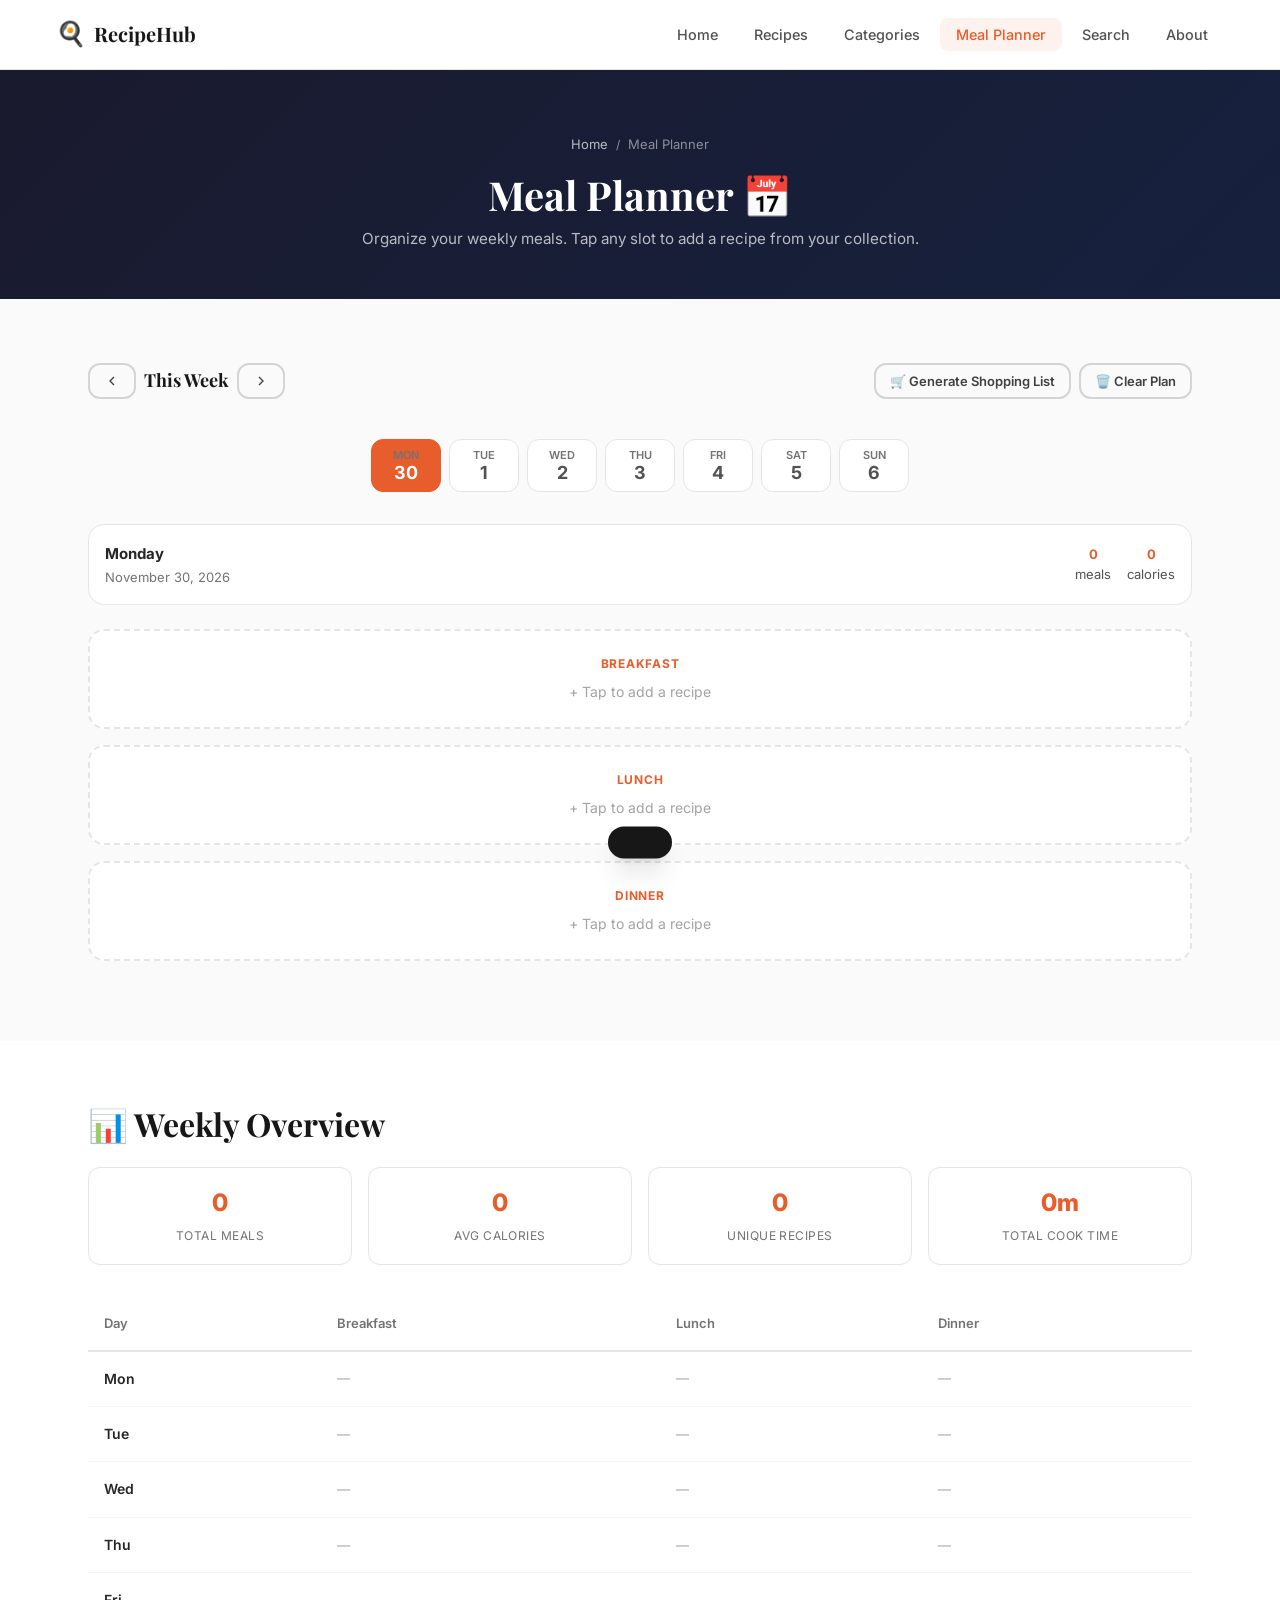
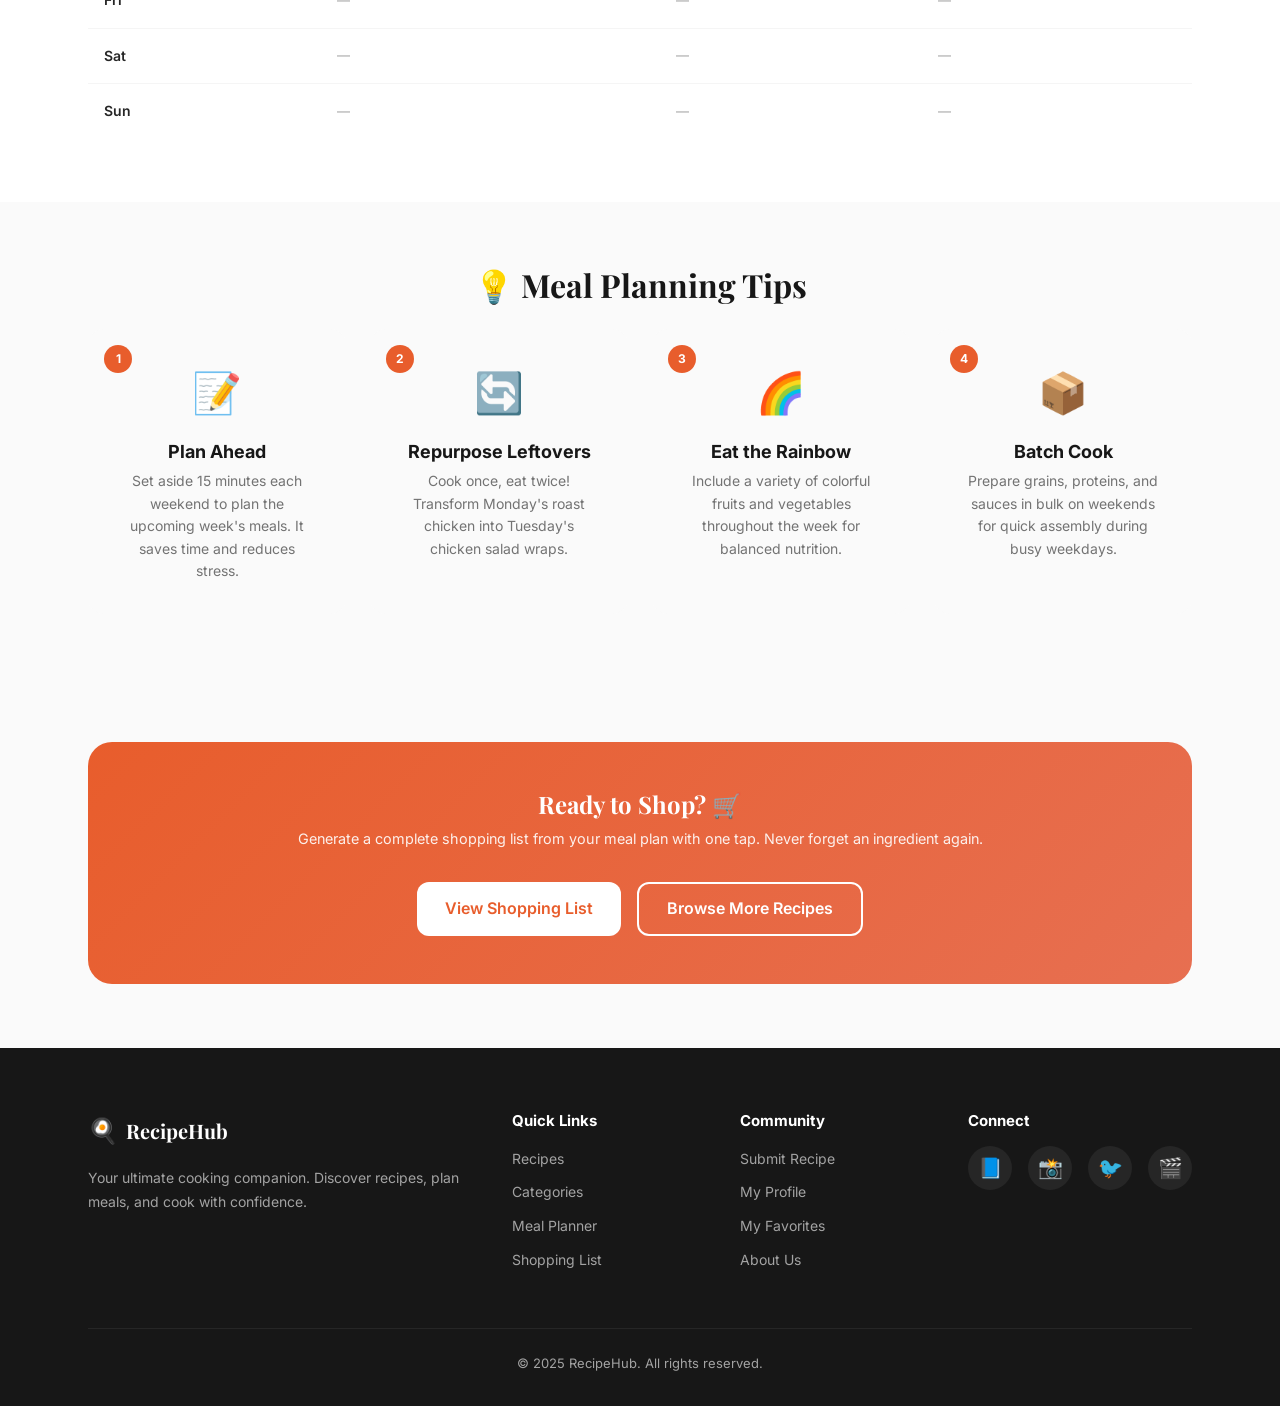
<file: pages/meal-planner.html>
<!DOCTYPE html>
<html lang="en">
<head>
    <meta charset="UTF-8">
    <meta name="viewport" content="width=device-width, initial-scale=1.0">
    <meta name="description" content="Plan your weekly meals with RecipeHub's meal planner. Organize breakfast, lunch, and dinner for every day of the week.">
    <title>Meal Planner — RecipeHub</title>
    <link rel="stylesheet" href="../css/styles.css">
    <link rel="preconnect" href="https://fonts.googleapis.com">
    <link href="https://fonts.googleapis.com/css2?family=Inter:wght@300;400;500;600;700;800&family=Playfair+Display:wght@600;700&display=swap" rel="stylesheet">
    <link rel="icon" type="image/svg+xml" href="data:image/svg+xml,<svg xmlns='http://www.w3.org/2000/svg' viewBox='0 0 100 100'><text y='.9em' font-size='90'>🍳</text></svg>">
</head>
<body>

    <a href="#main-content" class="skip-link">Skip to main content</a>

    <!-- Header -->
    <header class="header" role="banner">
        <div class="header-container">
            <a href="../index.html" class="logo" aria-label="RecipeHub Home">
                <span class="logo-icon">🍳</span>
                <span class="logo-text">RecipeHub</span>
            </a>
            <nav class="desktop-nav" aria-label="Main navigation">
                <ul class="desktop-nav-list">
                    <li><a href="../index.html">Home</a></li>
                    <li><a href="recipes.html">Recipes</a></li>
                    <li><a href="categories.html">Categories</a></li>
                    <li><a href="meal-planner.html" class="active">Meal Planner</a></li>
                    <li><a href="search.html">Search</a></li>
                    <li><a href="about.html">About</a></li>
                </ul>
            </nav>
            <button class="hamburger" id="hamburger" aria-label="Open menu" aria-expanded="false" aria-controls="mobile-menu">
                <span class="hamburger-line"></span>
                <span class="hamburger-line"></span>
                <span class="hamburger-line"></span>
            </button>
        </div>
    </header>

    <!-- Mobile Menu -->
    <div class="mobile-menu-overlay" id="mobile-overlay" aria-hidden="true"></div>
    <nav class="mobile-menu" id="mobile-menu" role="navigation" aria-label="Mobile navigation" aria-hidden="true">
        <div class="mobile-menu-header">
            <span class="logo-icon">🍳</span>
            <span class="logo-text">RecipeHub</span>
            <button class="mobile-menu-close" id="mobile-close" aria-label="Close menu">&times;</button>
        </div>
        <ul class="mobile-menu-list">
            <li><a href="../index.html"><span class="menu-icon">🏠</span> Home</a></li>
            <li><a href="recipes.html"><span class="menu-icon">📖</span> Recipes</a></li>
            <li><a href="categories.html"><span class="menu-icon">📂</span> Categories</a></li>
            <li><a href="favorites.html"><span class="menu-icon">❤️</span> Favorites</a></li>
            <li><a href="meal-planner.html" class="active"><span class="menu-icon">📅</span> Meal Planner</a></li>
            <li><a href="shopping-list.html"><span class="menu-icon">🛒</span> Shopping List</a></li>
            <li><a href="search.html"><span class="menu-icon">🔍</span> Search</a></li>
            <li><a href="submit-recipe.html"><span class="menu-icon">✍️</span> Submit Recipe</a></li>
            <li><a href="profile.html"><span class="menu-icon">👤</span> Profile</a></li>
            <li><a href="about.html"><span class="menu-icon">ℹ️</span> About</a></li>
        </ul>
    </nav>

    <!-- Main Content -->
    <main id="main-content">

        <!-- Page Header -->
        <section class="page-header" aria-labelledby="page-title">
            <div class="container">
                <nav class="breadcrumb" aria-label="Breadcrumb">
                    <a href="../index.html">Home</a>
                    <span class="breadcrumb-separator">/</span>
                    <span aria-current="page">Meal Planner</span>
                </nav>
                <h1 id="page-title" class="page-header-title">Meal Planner 📅</h1>
                <p class="page-header-subtitle">Organize your weekly meals. Tap any slot to add a recipe from your collection.</p>
            </div>
        </section>

        <!-- Planner Controls -->
        <section class="section pt-0" aria-labelledby="planner-controls-heading">
            <div class="container">

                <h2 id="planner-controls-heading" class="sr-only">Planner Controls</h2>

                <!-- Week Navigation -->
                <div class="flex justify-between items-center mb-lg flex-wrap gap-md">
                    <div class="flex items-center gap-sm">
                        <button class="btn btn-outline-dark btn-sm" id="prev-week-btn" aria-label="Previous week">
                            <svg width="16" height="16" viewBox="0 0 24 24" fill="none" stroke="currentColor" stroke-width="2" aria-hidden="true"><polyline points="15,18 9,12 15,6"/></svg>
                        </button>
                        <h3 class="section-title mb-0" id="week-label" style="font-size:1.125rem;">This Week</h3>
                        <button class="btn btn-outline-dark btn-sm" id="next-week-btn" aria-label="Next week">
                            <svg width="16" height="16" viewBox="0 0 24 24" fill="none" stroke="currentColor" stroke-width="2" aria-hidden="true"><polyline points="9,18 15,12 9,6"/></svg>
                        </button>
                    </div>
                    <div class="flex gap-sm">
                        <button class="btn btn-outline-dark btn-sm" id="generate-shopping-btn">
                            🛒 Generate Shopping List
                        </button>
                        <button class="btn btn-outline-dark btn-sm" id="clear-plan-btn">
                            🗑️ Clear Plan
                        </button>
                    </div>
                </div>

                <!-- Day Tabs -->
                <div class="planner-week" role="tablist" aria-label="Select day of the week">
                    <button class="day-tab active" data-day="0" role="tab" aria-selected="true" aria-controls="day-panel">
                        <span style="display:block;font-size:0.6875rem;color:var(--gray-500);">MON</span>
                        <span style="font-size:1.125rem;font-weight:700;">14</span>
                    </button>
                    <button class="day-tab" data-day="1" role="tab" aria-selected="false" aria-controls="day-panel">
                        <span style="display:block;font-size:0.6875rem;color:var(--gray-500);">TUE</span>
                        <span style="font-size:1.125rem;font-weight:700;">15</span>
                    </button>
                    <button class="day-tab" data-day="2" role="tab" aria-selected="false" aria-controls="day-panel">
                        <span style="display:block;font-size:0.6875rem;color:var(--gray-500);">WED</span>
                        <span style="font-size:1.125rem;font-weight:700;">16</span>
                    </button>
                    <button class="day-tab" data-day="3" role="tab" aria-selected="false" aria-controls="day-panel">
                        <span style="display:block;font-size:0.6875rem;color:var(--gray-500);">THU</span>
                        <span style="font-size:1.125rem;font-weight:700;">17</span>
                    </button>
                    <button class="day-tab" data-day="4" role="tab" aria-selected="false" aria-controls="day-panel">
                        <span style="display:block;font-size:0.6875rem;color:var(--gray-500);">FRI</span>
                        <span style="font-size:1.125rem;font-weight:700;">18</span>
                    </button>
                    <button class="day-tab" data-day="5" role="tab" aria-selected="false" aria-controls="day-panel">
                        <span style="display:block;font-size:0.6875rem;color:var(--gray-500);">SAT</span>
                        <span style="font-size:1.125rem;font-weight:700;">19</span>
                    </button>
                    <button class="day-tab" data-day="6" role="tab" aria-selected="false" aria-controls="day-panel">
                        <span style="display:block;font-size:0.6875rem;color:var(--gray-500);">SUN</span>
                        <span style="font-size:1.125rem;font-weight:700;">20</span>
                    </button>
                </div>

                <!-- Daily Summary Bar -->
                <div class="flex justify-between items-center mt-md mb-lg" style="padding: var(--space-md); background: var(--white); border-radius: var(--radius-xl); border: 1px solid var(--gray-200);">
                    <div>
                        <span style="font-weight:700;font-size:0.9375rem;" id="selected-day-name">Monday</span>
                        <span style="font-size:0.8125rem;color:var(--gray-500);display:block;" id="selected-day-date">July 14, 2025</span>
                    </div>
                    <div class="flex gap-md" style="font-size:0.8125rem;color:var(--gray-600);">
                        <div style="text-align:center;">
                            <span style="font-weight:700;color:var(--primary);display:block;" id="day-meal-count">0</span>
                            <span>meals</span>
                        </div>
                        <div style="text-align:center;">
                            <span style="font-weight:700;color:var(--primary);display:block;" id="day-cal-count">0</span>
                            <span>calories</span>
                        </div>
                    </div>
                </div>

                <!-- Meal Slots (JS Rendered) -->
                <div id="planner-container" role="tabpanel" id="day-panel" aria-label="Meal slots for selected day">
                    <!-- JS populates breakfast, lunch, dinner slots -->

                    <!-- Static fallback -->
                    <noscript>
                        <div class="meal-slot">
                            <div class="meal-slot-label">Breakfast</div>
                            <div class="meal-slot-add">+ Tap to add a recipe</div>
                        </div>
                        <div class="meal-slot">
                            <div class="meal-slot-label">Lunch</div>
                            <div class="meal-slot-add">+ Tap to add a recipe</div>
                        </div>
                        <div class="meal-slot">
                            <div class="meal-slot-label">Dinner</div>
                            <div class="meal-slot-add">+ Tap to add a recipe</div>
                        </div>
                    </noscript>
                </div>

            </div>
        </section>

        <!-- Weekly Overview -->
        <section class="section" aria-labelledby="weekly-overview-heading" style="background: var(--white);">
            <div class="container">
                <h2 id="weekly-overview-heading" class="section-title mb-lg">📊 Weekly Overview</h2>

                <!-- Nutrition Summary Cards -->
                <div class="nutrition-grid mb-xl">
                    <div class="nutrition-item">
                        <span class="nutrition-value" id="weekly-meals">0</span>
                        <span class="nutrition-label">Total Meals</span>
                    </div>
                    <div class="nutrition-item">
                        <span class="nutrition-value" id="weekly-calories">0</span>
                        <span class="nutrition-label">Avg Calories</span>
                    </div>
                    <div class="nutrition-item">
                        <span class="nutrition-value" id="weekly-recipes">0</span>
                        <span class="nutrition-label">Unique Recipes</span>
                    </div>
                    <div class="nutrition-item">
                        <span class="nutrition-value" id="weekly-time">0</span>
                        <span class="nutrition-label">Total Cook Time</span>
                    </div>
                </div>

                <!-- Quick View Table -->
                <div style="overflow-x: auto; -webkit-overflow-scrolling: touch;">
                    <table style="width: 100%; border-collapse: collapse; min-width: 500px;" aria-label="Weekly meal plan summary">
                        <thead>
                            <tr style="border-bottom: 2px solid var(--gray-200);">
                                <th style="text-align:left;padding:var(--space-md);font-size:0.8125rem;color:var(--gray-500);font-weight:600;">Day</th>
                                <th style="text-align:left;padding:var(--space-md);font-size:0.8125rem;color:var(--gray-500);font-weight:600;">Breakfast</th>
                                <th style="text-align:left;padding:var(--space-md);font-size:0.8125rem;color:var(--gray-500);font-weight:600;">Lunch</th>
                                <th style="text-align:left;padding:var(--space-md);font-size:0.8125rem;color:var(--gray-500);font-weight:600;">Dinner</th>
                            </tr>
                        </thead>
                        <tbody id="weekly-table-body">
                            <tr style="border-bottom:1px solid var(--gray-100);">
                                <td style="padding:var(--space-md);font-weight:600;font-size:0.875rem;">Mon</td>
                                <td style="padding:var(--space-md);font-size:0.8125rem;color:var(--gray-400);">—</td>
                                <td style="padding:var(--space-md);font-size:0.8125rem;color:var(--gray-400);">—</td>
                                <td style="padding:var(--space-md);font-size:0.8125rem;color:var(--gray-400);">—</td>
                            </tr>
                            <tr style="border-bottom:1px solid var(--gray-100);">
                                <td style="padding:var(--space-md);font-weight:600;font-size:0.875rem;">Tue</td>
                                <td style="padding:var(--space-md);font-size:0.8125rem;color:var(--gray-400);">—</td>
                                <td style="padding:var(--space-md);font-size:0.8125rem;color:var(--gray-400);">—</td>
                                <td style="padding:var(--space-md);font-size:0.8125rem;color:var(--gray-400);">—</td>
                            </tr>
                            <tr style="border-bottom:1px solid var(--gray-100);">
                                <td style="padding:var(--space-md);font-weight:600;font-size:0.875rem;">Wed</td>
                                <td style="padding:var(--space-md);font-size:0.8125rem;color:var(--gray-400);">—</td>
                                <td style="padding:var(--space-md);font-size:0.8125rem;color:var(--gray-400);">—</td>
                                <td style="padding:var(--space-md);font-size:0.8125rem;color:var(--gray-400);">—</td>
                            </tr>
                            <tr style="border-bottom:1px solid var(--gray-100);">
                                <td style="padding:var(--space-md);font-weight:600;font-size:0.875rem;">Thu</td>
                                <td style="padding:var(--space-md);font-size:0.8125rem;color:var(--gray-400);">—</td>
                                <td style="padding:var(--space-md);font-size:0.8125rem;color:var(--gray-400);">—</td>
                                <td style="padding:var(--space-md);font-size:0.8125rem;color:var(--gray-400);">—</td>
                            </tr>
                            <tr style="border-bottom:1px solid var(--gray-100);">
                                <td style="padding:var(--space-md);font-weight:600;font-size:0.875rem;">Fri</td>
                                <td style="padding:var(--space-md);font-size:0.8125rem;color:var(--gray-400);">—</td>
                                <td style="padding:var(--space-md);font-size:0.8125rem;color:var(--gray-400);">—</td>
                                <td style="padding:var(--space-md);font-size:0.8125rem;color:var(--gray-400);">—</td>
                            </tr>
                            <tr style="border-bottom:1px solid var(--gray-100);">
                                <td style="padding:var(--space-md);font-weight:600;font-size:0.875rem;">Sat</td>
                                <td style="padding:var(--space-md);font-size:0.8125rem;color:var(--gray-400);">—</td>
                                <td style="padding:var(--space-md);font-size:0.8125rem;color:var(--gray-400);">—</td>
                                <td style="padding:var(--space-md);font-size:0.8125rem;color:var(--gray-400);">—</td>
                            </tr>
                            <tr>
                                <td style="padding:var(--space-md);font-weight:600;font-size:0.875rem;">Sun</td>
                                <td style="padding:var(--space-md);font-size:0.8125rem;color:var(--gray-400);">—</td>
                                <td style="padding:var(--space-md);font-size:0.8125rem;color:var(--gray-400);">—</td>
                                <td style="padding:var(--space-md);font-size:0.8125rem;color:var(--gray-400);">—</td>
                            </tr>
                        </tbody>
                    </table>
                </div>
            </div>
        </section>

        <!-- Meal Planning Tips -->
        <section class="section" aria-labelledby="tips-heading">
            <div class="container">
                <h2 id="tips-heading" class="section-title text-center mb-lg">💡 Meal Planning Tips</h2>
                <div class="steps-grid">
                    <div class="step-card">
                        <div class="step-number">1</div>
                        <div class="step-icon">📝</div>
                        <h3 class="step-title">Plan Ahead</h3>
                        <p class="step-desc">Set aside 15 minutes each weekend to plan the upcoming week's meals. It saves time and reduces stress.</p>
                    </div>
                    <div class="step-card">
                        <div class="step-number">2</div>
                        <div class="step-icon">🔄</div>
                        <h3 class="step-title">Repurpose Leftovers</h3>
                        <p class="step-desc">Cook once, eat twice! Transform Monday's roast chicken into Tuesday's chicken salad wraps.</p>
                    </div>
                    <div class="step-card">
                        <div class="step-number">3</div>
                        <div class="step-icon">🌈</div>
                        <h3 class="step-title">Eat the Rainbow</h3>
                        <p class="step-desc">Include a variety of colorful fruits and vegetables throughout the week for balanced nutrition.</p>
                    </div>
                    <div class="step-card">
                        <div class="step-number">4</div>
                        <div class="step-icon">📦</div>
                        <h3 class="step-title">Batch Cook</h3>
                        <p class="step-desc">Prepare grains, proteins, and sauces in bulk on weekends for quick assembly during busy weekdays.</p>
                    </div>
                </div>
            </div>
        </section>

        <!-- Quick Access CTA -->
        <section class="section newsletter" aria-labelledby="planner-cta-heading">
            <div class="container">
                <div class="newsletter-card">
                    <h2 id="planner-cta-heading" class="newsletter-title">Ready to Shop? 🛒</h2>
                    <p class="newsletter-desc">Generate a complete shopping list from your meal plan with one tap. Never forget an ingredient again.</p>
                    <div class="flex gap-md" style="justify-content:center;flex-wrap:wrap;">
                        <a href="shopping-list.html" class="btn btn-lg" style="background:var(--white);color:var(--primary);">View Shopping List</a>
                        <a href="recipes.html" class="btn btn-outline btn-lg">Browse More Recipes</a>
                    </div>
                </div>
            </div>
        </section>

    </main>

    <!-- Bottom Navigation -->
    <nav class="bottom-nav" aria-label="Bottom navigation">
        <a href="../index.html" class="bottom-nav-item">
            <svg width="22" height="22" viewBox="0 0 24 24" fill="none" stroke="currentColor" stroke-width="2" aria-hidden="true"><path d="m3 9 9-7 9 7v11a2 2 0 0 1-2 2H5a2 2 0 0 1-2-2z"/><polyline points="9,22 9,12 15,12 15,22"/></svg>
            <span>Home</span>
        </a>
        <a href="search.html" class="bottom-nav-item">
            <svg width="22" height="22" viewBox="0 0 24 24" fill="none" stroke="currentColor" stroke-width="2" aria-hidden="true"><circle cx="11" cy="11" r="8"/><path d="m21 21-4.35-4.35"/></svg>
            <span>Search</span>
        </a>
        <a href="favorites.html" class="bottom-nav-item">
            <svg width="22" height="22" viewBox="0 0 24 24" fill="none" stroke="currentColor" stroke-width="2" aria-hidden="true"><path d="M20.84 4.61a5.5 5.5 0 0 0-7.78 0L12 5.67l-1.06-1.06a5.5 5.5 0 0 0-7.78 7.78l1.06 1.06L12 21.23l7.78-7.78 1.06-1.06a5.5 5.5 0 0 0 0-7.78z"/></svg>
            <span>Favorites</span>
        </a>
        <a href="meal-planner.html" class="bottom-nav-item active" aria-current="page">
            <svg width="22" height="22" viewBox="0 0 24 24" fill="none" stroke="currentColor" stroke-width="2" aria-hidden="true"><rect x="3" y="4" width="18" height="18" rx="2" ry="2"/><line x1="16" y1="2" x2="16" y2="6"/><line x1="8" y1="2" x2="8" y2="6"/><line x1="3" y1="10" x2="21" y2="10"/></svg>
            <span>Planner</span>
        </a>
        <a href="profile.html" class="bottom-nav-item">
            <svg width="22" height="22" viewBox="0 0 24 24" fill="none" stroke="currentColor" stroke-width="2" aria-hidden="true"><path d="M20 21v-2a4 4 0 0 0-4-4H8a4 4 0 0 0-4 4v2"/><circle cx="12" cy="7" r="4"/></svg>
            <span>Profile</span>
        </a>
    </nav>

    <!-- Footer -->
    <footer class="footer" role="contentinfo">
        <div class="container">
            <div class="footer-grid">
                <div class="footer-col">
                    <div class="footer-logo">
                        <span class="logo-icon">🍳</span>
                        <span class="logo-text">RecipeHub</span>
                    </div>
                    <p class="footer-desc">Your ultimate cooking companion. Discover recipes, plan meals, and cook with confidence.</p>
                </div>
                <div class="footer-col">
                    <h3 class="footer-heading">Quick Links</h3>
                    <ul class="footer-links">
                        <li><a href="recipes.html">Recipes</a></li>
                        <li><a href="categories.html">Categories</a></li>
                        <li><a href="meal-planner.html">Meal Planner</a></li>
                        <li><a href="shopping-list.html">Shopping List</a></li>
                    </ul>
                </div>
                <div class="footer-col">
                    <h3 class="footer-heading">Community</h3>
                    <ul class="footer-links">
                        <li><a href="submit-recipe.html">Submit Recipe</a></li>
                        <li><a href="profile.html">My Profile</a></li>
                        <li><a href="favorites.html">My Favorites</a></li>
                        <li><a href="about.html">About Us</a></li>
                    </ul>
                </div>
                <div class="footer-col">
                    <h3 class="footer-heading">Connect</h3>
                    <div class="social-links">
                        <a href="#" class="social-link" aria-label="Facebook">📘</a>
                        <a href="#" class="social-link" aria-label="Instagram">📸</a>
                        <a href="#" class="social-link" aria-label="Twitter">🐦</a>
                        <a href="#" class="social-link" aria-label="YouTube">🎬</a>
                    </div>
                </div>
            </div>
            <div class="footer-bottom">
                <p>&copy; 2025 RecipeHub. All rights reserved.</p>
            </div>
        </div>
    </footer>

    <script src="../js/app.js"></script>
    <script>
        // Meal Planner page-specific logic
        (function () {
            const days = ['Monday', 'Tuesday', 'Wednesday', 'Thursday', 'Friday', 'Saturday', 'Sunday'];
            const dayAbbr = ['Mon', 'Tue', 'Wed', 'Thu', 'Fri', 'Sat', 'Sun'];
            const dayTabs = document.querySelectorAll('.day-tab');
            let activeDay = 0;

            // Update selected day info
            function updateDayInfo() {
                const nameEl = document.getElementById('selected-day-name');
                const dateEl = document.getElementById('selected-day-date');

                if (nameEl) nameEl.textContent = days[activeDay];

                // Calculate date based on current week
                const today = new Date();
                const monday = new Date(today);
                monday.setDate(today.getDate() - today.getDay() + 1);
                const selectedDate = new Date(monday);
                selectedDate.setDate(monday.getDate() + activeDay);

                if (dateEl) {
                    dateEl.textContent = selectedDate.toLocaleDateString('en-US', {
                        month: 'long',
                        day: 'numeric',
                        year: 'numeric'
                    });
                }

                // Update day dates on tabs
                dayTabs.forEach((tab, i) => {
                    const tabDate = new Date(monday);
                    tabDate.setDate(monday.getDate() + i);
                    const dateSpan = tab.querySelectorAll('span');
                    if (dateSpan.length > 1) {
                        dateSpan[1].textContent = tabDate.getDate();
                    }
                });

                updateDailyStats();
            }

            // Update daily stats
            function updateDailyStats() {
                const plan = JSON.parse(localStorage.getItem('recipehub_meal_plan') || '{}');
                const dayKey = days[activeDay].toLowerCase();
                const dayMeals = plan[dayKey] || {};
                const mealCount = Object.keys(dayMeals).length;

                const mealCountEl = document.getElementById('day-meal-count');
                const calCountEl = document.getElementById('day-cal-count');

                if (mealCountEl) mealCountEl.textContent = mealCount;

                // Estimate calories
                let totalCals = 0;
                Object.values(dayMeals).forEach(recipeId => {
                    // Simple calorie lookup
                    const calorieMap = { 1: 380, 2: 450, 3: 340, 4: 320, 5: 520, 6: 280, 7: 410, 8: 480 };
                    totalCals += calorieMap[recipeId] || 400;
                });
                if (calCountEl) calCountEl.textContent = totalCals;
            }

            // Update weekly overview table
            function updateWeeklyTable() {
                const plan = JSON.parse(localStorage.getItem('recipehub_meal_plan') || '{}');
                const tbody = document.getElementById('weekly-table-body');
                if (!tbody) return;

                const recipeNames = {
                    1: 'Tuscan Shrimp', 2: 'Margherita Pizza', 3: 'Thai Curry',
                    4: 'Avocado Toast', 5: 'Carbonara', 6: 'Smoothie Bowl',
                    7: 'Salmon Teriyaki', 8: 'Lava Cake'
                };

                let totalMeals = 0;
                let totalCals = 0;
                let uniqueRecipes = new Set();

                let html = '';
                days.forEach((day, i) => {
                    const dayKey = day.toLowerCase();
                    const meals = plan[dayKey] || {};

                    const b = meals.breakfast ? recipeNames[meals.breakfast] || 'Recipe' : '—';
                    const l = meals.lunch ? recipeNames[meals.lunch] || 'Recipe' : '—';
                    const d = meals.dinner ? recipeNames[meals.dinner] || 'Recipe' : '—';

                    const bStyle = meals.breakfast ? 'color:var(--gray-800);font-weight:500;' : 'color:var(--gray-400);';
                    const lStyle = meals.lunch ? 'color:var(--gray-800);font-weight:500;' : 'color:var(--gray-400);';
                    const dStyle = meals.dinner ? 'color:var(--gray-800);font-weight:500;' : 'color:var(--gray-400);';

                    Object.values(meals).forEach(id => {
                        totalMeals++;
                        uniqueRecipes.add(id);
                        const calMap = { 1: 380, 2: 450, 3: 340, 4: 320, 5: 520, 6: 280, 7: 410, 8: 480 };
                        totalCals += calMap[id] || 400;
                    });

                    const border = i < 6 ? 'border-bottom:1px solid var(--gray-100);' : '';

                    html += `
                        <tr style="${border}cursor:pointer;" onclick="document.querySelectorAll('.day-tab')[${i}].click()">
                            <td style="padding:var(--space-md);font-weight:600;font-size:0.875rem;">${dayAbbr[i]}</td>
                            <td style="padding:var(--space-md);font-size:0.8125rem;${bStyle}">${b}</td>
                            <td style="padding:var(--space-md);font-size:0.8125rem;${lStyle}">${l}</td>
                            <td style="padding:var(--space-md);font-size:0.8125rem;${dStyle}">${d}</td>
                        </tr>
                    `;
                });

                tbody.innerHTML = html;

                // Update summary cards
                const weeklyMealsEl = document.getElementById('weekly-meals');
                const weeklyCalEl = document.getElementById('weekly-calories');
                const weeklyRecipesEl = document.getElementById('weekly-recipes');
                const weeklyTimeEl = document.getElementById('weekly-time');

                if (weeklyMealsEl) weeklyMealsEl.textContent = totalMeals;
                if (weeklyCalEl) weeklyCalEl.textContent = totalMeals > 0 ? Math.round(totalCals / totalMeals) : 0;
                if (weeklyRecipesEl) weeklyRecipesEl.textContent = uniqueRecipes.size;
                if (weeklyTimeEl) weeklyTimeEl.textContent = (totalMeals * 25) + 'm';
            }

            // Day tab clicks
            dayTabs.forEach((tab, index) => {
                tab.addEventListener('click', () => {
                    dayTabs.forEach(t => {
                        t.classList.remove('active');
                        t.setAttribute('aria-selected', 'false');
                    });
                    tab.classList.add('active');
                    tab.setAttribute('aria-selected', 'true');
                    activeDay = index;
                    updateDayInfo();
                    updateWeeklyTable();
                });
            });

            // Clear plan button
            const clearBtn = document.getElementById('clear-plan-btn');
            if (clearBtn) {
                clearBtn.addEventListener('click', () => {
                    const plan = JSON.parse(localStorage.getItem('recipehub_meal_plan') || '{}');
                    if (Object.keys(plan).length === 0) {
                        const toast = document.querySelector('.toast');
                        if (toast) {
                            toast.textContent = 'Meal plan is already empty';
                            toast.className = 'toast show';
                            setTimeout(() => toast.classList.remove('show'), 3000);
                        }
                        return;
                    }

                    const confirmed = confirm('Clear the entire meal plan for this week?');
                    if (!confirmed) return;

                    localStorage.setItem('recipehub_meal_plan', '{}');
                    updateDayInfo();
                    updateWeeklyTable();

                    // Trigger re-render of planner slots
                    if (typeof window.initMealPlanner === 'function') {
                        window.initMealPlanner();
                    }

                    const toast = document.querySelector('.toast');
                    if (toast) {
                        toast.textContent = 'Meal plan cleared 🗑️';
                        toast.className = 'toast show';
                        setTimeout(() => toast.classList.remove('show'), 3000);
                    }

                    // Force page function re-run
                    location.reload();
                });
            }

            // Generate shopping list button
            const generateBtn = document.getElementById('generate-shopping-btn');
            if (generateBtn) {
                generateBtn.addEventListener('click', () => {
                    const plan = JSON.parse(localStorage.getItem('recipehub_meal_plan') || '{}');
                    const recipeIds = new Set();

                    Object.values(plan).forEach(dayMeals => {
                        Object.values(dayMeals).forEach(id => recipeIds.add(id));
                    });

                    if (recipeIds.size === 0) {
                        const toast = document.querySelector('.toast');
                        if (toast) {
                            toast.textContent = 'Add meals to your plan first';
                            toast.className = 'toast error show';
                            setTimeout(() => toast.classList.remove('show'), 3000);
                        }
                        return;
                    }

                    const toast = document.querySelector('.toast');
                    if (toast) {
                        toast.textContent = 'Shopping list generated! 🛒';
                        toast.className = 'toast success show';
                        setTimeout(() => {
                            toast.classList.remove('show');
                            window.location.href = 'shopping-list.html';
                        }, 1500);
                    }
                });
            }

            // Week navigation
            const prevWeekBtn = document.getElementById('prev-week-btn');
            const nextWeekBtn = document.getElementById('next-week-btn');
            const weekLabel = document.getElementById('week-label');
            let weekOffset = 0;

            function updateWeekLabel() {
                if (weekOffset === 0) {
                    if (weekLabel) weekLabel.textContent = 'This Week';
                } else if (weekOffset === 1) {
                    if (weekLabel) weekLabel.textContent = 'Next Week';
                } else if (weekOffset === -1) {
                    if (weekLabel) weekLabel.textContent = 'Last Week';
                } else {
                    const direction = weekOffset > 0 ? '+' : '';
                    if (weekLabel) weekLabel.textContent = `Week ${direction}${weekOffset}`;
                }
            }

            if (prevWeekBtn) {
                prevWeekBtn.addEventListener('click', () => {
                    weekOffset--;
                    updateWeekLabel();
                    updateDayInfo();
                });
            }

            if (nextWeekBtn) {
                nextWeekBtn.addEventListener('click', () => {
                    weekOffset++;
                    updateWeekLabel();
                    updateDayInfo();
                });
            }

            // MutationObserver to watch for planner container changes and update stats
            const plannerContainer = document.getElementById('planner-container');
            if (plannerContainer) {
                const observer = new MutationObserver(() => {
                    updateDailyStats();
                    updateWeeklyTable();
                });
                observer.observe(plannerContainer, { childList: true, subtree: true });
            }

            // Initial render
            updateDayInfo();
            updateWeeklyTable();
        })();
    </script>
</body>
</html>
</file>
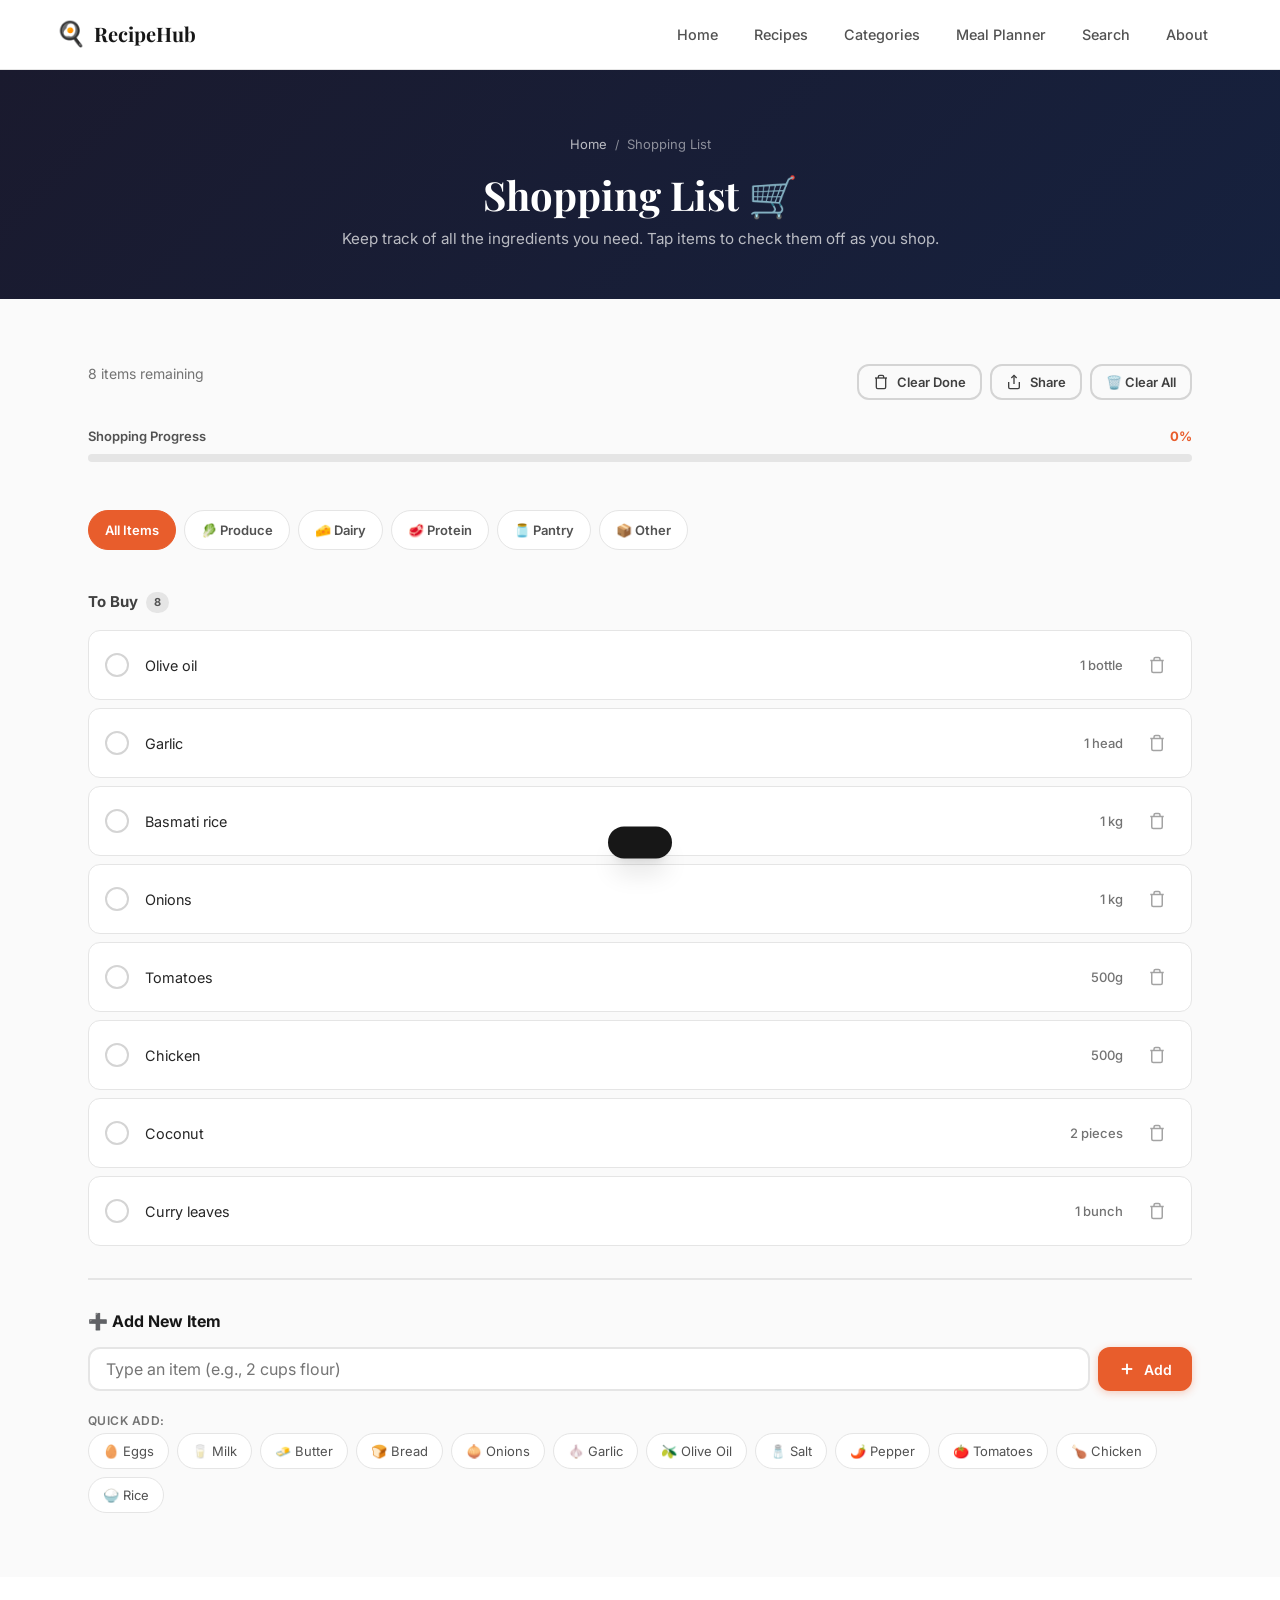
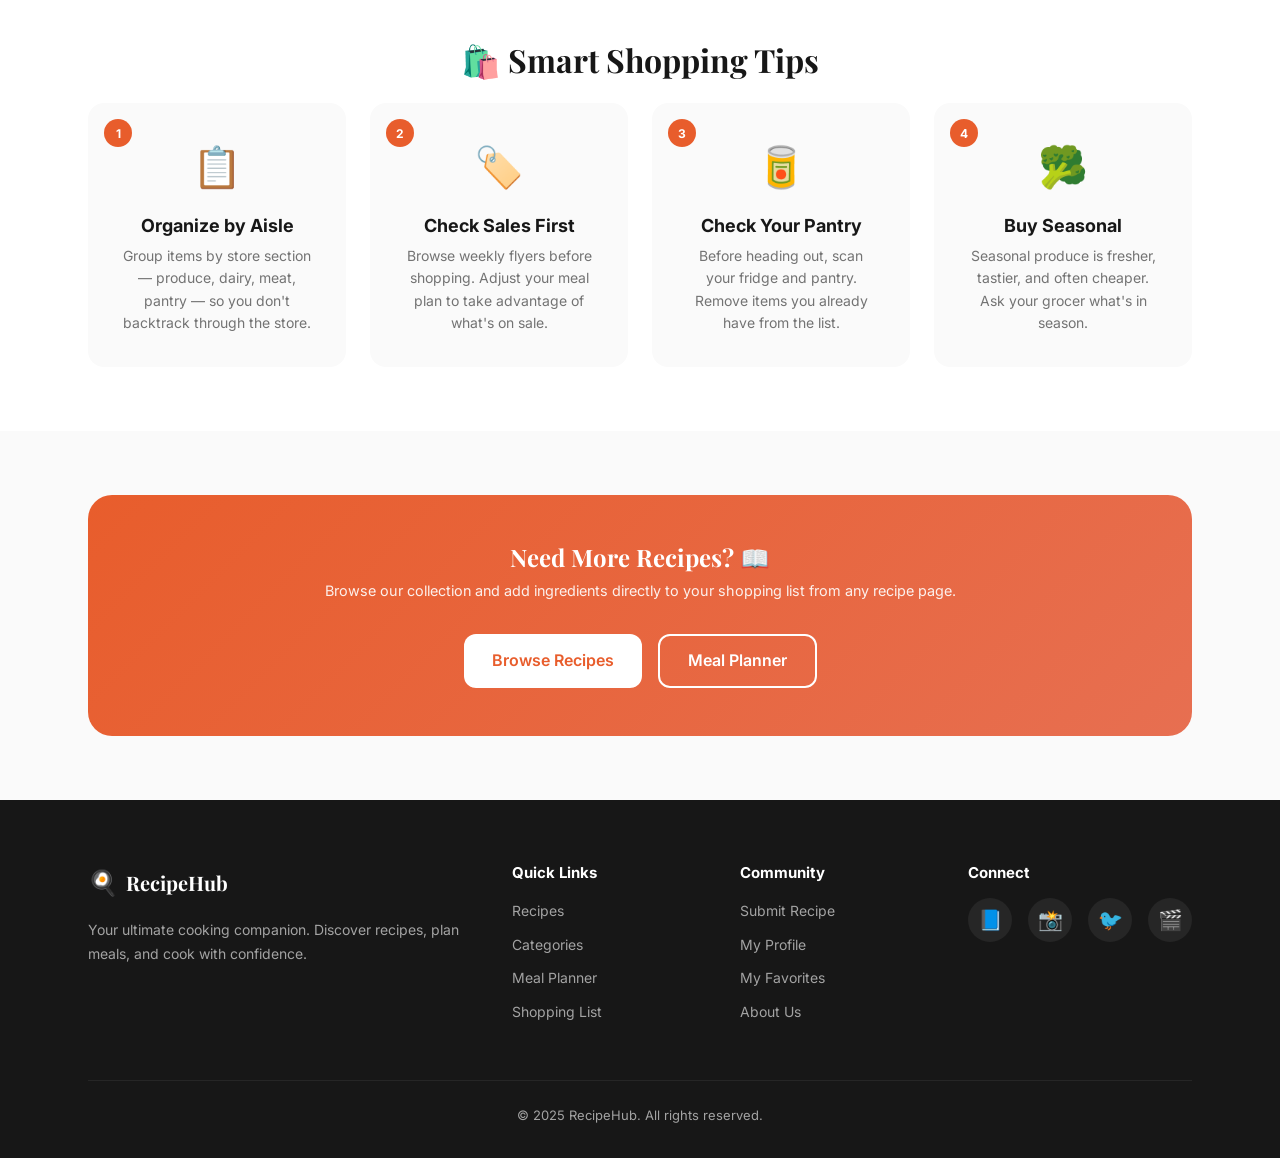
<file: pages/shopping-list.html>
<!DOCTYPE html>
<html lang="en">
<head>
    <meta charset="UTF-8">
    <meta name="viewport" content="width=device-width, initial-scale=1.0">
    <meta name="description" content="Your RecipeHub shopping list. Keep track of ingredients you need and check them off as you shop.">
    <title>Shopping List — RecipeHub</title>
    <link rel="stylesheet" href="../css/styles.css">
    <link rel="preconnect" href="https://fonts.googleapis.com">
    <link href="https://fonts.googleapis.com/css2?family=Inter:wght@300;400;500;600;700;800&family=Playfair+Display:wght@600;700&display=swap" rel="stylesheet">
    <link rel="icon" type="image/svg+xml" href="data:image/svg+xml,<svg xmlns='http://www.w3.org/2000/svg' viewBox='0 0 100 100'><text y='.9em' font-size='90'>🍳</text></svg>">
</head>
<body>

    <a href="#main-content" class="skip-link">Skip to main content</a>

    <!-- Header -->
    <header class="header" role="banner">
        <div class="header-container">
            <a href="../index.html" class="logo" aria-label="RecipeHub Home">
                <span class="logo-icon">🍳</span>
                <span class="logo-text">RecipeHub</span>
            </a>
            <nav class="desktop-nav" aria-label="Main navigation">
                <ul class="desktop-nav-list">
                    <li><a href="../index.html">Home</a></li>
                    <li><a href="recipes.html">Recipes</a></li>
                    <li><a href="categories.html">Categories</a></li>
                    <li><a href="meal-planner.html">Meal Planner</a></li>
                    <li><a href="search.html">Search</a></li>
                    <li><a href="about.html">About</a></li>
                </ul>
            </nav>
            <button class="hamburger" id="hamburger" aria-label="Open menu" aria-expanded="false" aria-controls="mobile-menu">
                <span class="hamburger-line"></span>
                <span class="hamburger-line"></span>
                <span class="hamburger-line"></span>
            </button>
        </div>
    </header>

    <!-- Mobile Menu -->
    <div class="mobile-menu-overlay" id="mobile-overlay" aria-hidden="true"></div>
    <nav class="mobile-menu" id="mobile-menu" role="navigation" aria-label="Mobile navigation" aria-hidden="true">
        <div class="mobile-menu-header">
            <span class="logo-icon">🍳</span>
            <span class="logo-text">RecipeHub</span>
            <button class="mobile-menu-close" id="mobile-close" aria-label="Close menu">&times;</button>
        </div>
        <ul class="mobile-menu-list">
            <li><a href="../index.html"><span class="menu-icon">🏠</span> Home</a></li>
            <li><a href="recipes.html"><span class="menu-icon">📖</span> Recipes</a></li>
            <li><a href="categories.html"><span class="menu-icon">📂</span> Categories</a></li>
            <li><a href="favorites.html"><span class="menu-icon">❤️</span> Favorites</a></li>
            <li><a href="meal-planner.html"><span class="menu-icon">📅</span> Meal Planner</a></li>
            <li><a href="shopping-list.html" class="active"><span class="menu-icon">🛒</span> Shopping List</a></li>
            <li><a href="search.html"><span class="menu-icon">🔍</span> Search</a></li>
            <li><a href="submit-recipe.html"><span class="menu-icon">✍️</span> Submit Recipe</a></li>
            <li><a href="profile.html"><span class="menu-icon">👤</span> Profile</a></li>
            <li><a href="about.html"><span class="menu-icon">ℹ️</span> About</a></li>
        </ul>
    </nav>

    <!-- Main Content -->
    <main id="main-content">

        <!-- Page Header -->
        <section class="page-header" aria-labelledby="page-title">
            <div class="container">
                <nav class="breadcrumb" aria-label="Breadcrumb">
                    <a href="../index.html">Home</a>
                    <span class="breadcrumb-separator">/</span>
                    <span aria-current="page">Shopping List</span>
                </nav>
                <h1 id="page-title" class="page-header-title">Shopping List 🛒</h1>
                <p class="page-header-subtitle">Keep track of all the ingredients you need. Tap items to check them off as you shop.</p>
            </div>
        </section>

        <!-- Shopping List Content -->
        <section class="section" aria-labelledby="shopping-section-title">
            <div class="container">

                <h2 id="shopping-section-title" class="sr-only">Your Shopping List</h2>

                <!-- Actions Bar -->
                <div class="flex justify-between items-center mb-lg flex-wrap gap-md">
                    <div>
                        <p class="search-results-count" id="shopping-count" aria-live="polite">Loading items...</p>
                    </div>
                    <div class="flex gap-sm flex-wrap">
                        <button class="btn btn-outline-dark btn-sm" id="clear-completed" aria-label="Clear completed items">
                            <svg width="16" height="16" viewBox="0 0 24 24" fill="none" stroke="currentColor" stroke-width="2" aria-hidden="true"><path d="M3 6h18"/><path d="M19 6v14a2 2 0 0 1-2 2H7a2 2 0 0 1-2-2V6m3 0V4a2 2 0 0 1 2-2h4a2 2 0 0 1 2 2v2"/></svg>
                            Clear Done
                        </button>
                        <button class="btn btn-outline-dark btn-sm" id="share-list-btn" aria-label="Share shopping list">
                            <svg width="16" height="16" viewBox="0 0 24 24" fill="none" stroke="currentColor" stroke-width="2" aria-hidden="true"><path d="M4 12v8a2 2 0 0 0 2 2h12a2 2 0 0 0 2-2v-8"/><polyline points="16,6 12,2 8,6"/><line x1="12" y1="2" x2="12" y2="15"/></svg>
                            Share
                        </button>
                        <button class="btn btn-outline-dark btn-sm" id="clear-all-shopping" aria-label="Clear entire list">
                            🗑️ Clear All
                        </button>
                    </div>
                </div>

                <!-- Progress Bar -->
                <div style="margin-bottom: var(--space-xl);">
                    <div class="flex justify-between items-center mb-sm">
                        <span style="font-size:0.8125rem;font-weight:600;color:var(--gray-600);">Shopping Progress</span>
                        <span style="font-size:0.8125rem;font-weight:700;color:var(--primary);" id="progress-text">0%</span>
                    </div>
                    <div style="width:100%;height:8px;background:var(--gray-200);border-radius:var(--radius-2xl);overflow:hidden;">
                        <div id="progress-bar" style="width:0%;height:100%;background:linear-gradient(90deg,var(--primary),var(--accent));border-radius:var(--radius-2xl);transition:width 0.5s ease;" role="progressbar" aria-valuenow="0" aria-valuemin="0" aria-valuemax="100" aria-label="Shopping progress"></div>
                    </div>
                </div>

                <!-- Category Tabs -->
                <div class="filter-tabs mb-lg" role="tablist" aria-label="Filter shopping list by category">
                    <button class="filter-tab active" data-shop-filter="all" role="tab" aria-selected="true">All Items</button>
                    <button class="filter-tab" data-shop-filter="produce" role="tab" aria-selected="false">🥬 Produce</button>
                    <button class="filter-tab" data-shop-filter="dairy" role="tab" aria-selected="false">🧀 Dairy</button>
                    <button class="filter-tab" data-shop-filter="protein" role="tab" aria-selected="false">🥩 Protein</button>
                    <button class="filter-tab" data-shop-filter="pantry" role="tab" aria-selected="false">🫙 Pantry</button>
                    <button class="filter-tab" data-shop-filter="other" role="tab" aria-selected="false">📦 Other</button>
                </div>

                <!-- Shopping List Container (JS Rendered) -->
                <div id="shopping-list-container" aria-label="Shopping list items">
                    <!-- JS will populate this -->
                </div>

                <!-- Add Item Form -->
                <div style="margin-top: var(--space-xl); padding-top: var(--space-xl); border-top: 2px solid var(--gray-200);">
                    <h3 style="font-size: 1rem; font-weight: 700; margin-bottom: var(--space-md);">➕ Add New Item</h3>
                    <form id="add-shopping-form" class="add-item-form" novalidate>
                        <label for="add-shopping-input" class="sr-only">Add item to shopping list</label>
                        <input type="text" id="add-shopping-input" class="add-item-input" placeholder="Type an item (e.g., 2 cups flour)" required aria-required="true" autocomplete="off">
                        <button type="submit" class="btn btn-primary" aria-label="Add item">
                            <svg width="18" height="18" viewBox="0 0 24 24" fill="none" stroke="currentColor" stroke-width="2.5" aria-hidden="true"><line x1="12" y1="5" x2="12" y2="19"/><line x1="5" y1="12" x2="19" y2="12"/></svg>
                            Add
                        </button>
                    </form>

                    <!-- Quick Add Suggestions -->
                    <div style="margin-top: var(--space-md);">
                        <span style="font-size: 0.75rem; font-weight: 600; color: var(--gray-500); text-transform: uppercase; letter-spacing: 0.04em;">Quick Add:</span>
                        <div class="flex gap-sm flex-wrap mt-sm" id="quick-add-tags">
                            <button class="suggestion-tag quick-add-item" data-item="Eggs" type="button">🥚 Eggs</button>
                            <button class="suggestion-tag quick-add-item" data-item="Milk" type="button">🥛 Milk</button>
                            <button class="suggestion-tag quick-add-item" data-item="Butter" type="button">🧈 Butter</button>
                            <button class="suggestion-tag quick-add-item" data-item="Bread" type="button">🍞 Bread</button>
                            <button class="suggestion-tag quick-add-item" data-item="Onions" type="button">🧅 Onions</button>
                            <button class="suggestion-tag quick-add-item" data-item="Garlic" type="button">🧄 Garlic</button>
                            <button class="suggestion-tag quick-add-item" data-item="Olive Oil" type="button">🫒 Olive Oil</button>
                            <button class="suggestion-tag quick-add-item" data-item="Salt" type="button">🧂 Salt</button>
                            <button class="suggestion-tag quick-add-item" data-item="Pepper" type="button">🌶️ Pepper</button>
                            <button class="suggestion-tag quick-add-item" data-item="Tomatoes" type="button">🍅 Tomatoes</button>
                            <button class="suggestion-tag quick-add-item" data-item="Chicken Breast" type="button">🍗 Chicken</button>
                            <button class="suggestion-tag quick-add-item" data-item="Rice" type="button">🍚 Rice</button>
                        </div>
                    </div>
                </div>

                <!-- No-JS Fallback -->
                <noscript>
                    <div class="empty-state">
                        <div class="empty-state-icon">⚠️</div>
                        <h2 class="empty-state-title">JavaScript Required</h2>
                        <p class="empty-state-desc">This page requires JavaScript to manage your shopping list. Please enable JavaScript in your browser.</p>
                        <a href="recipes.html" class="btn btn-primary">Browse Recipes</a>
                    </div>
                </noscript>

            </div>
        </section>

        <!-- Shopping Tips Section -->
        <section class="section" aria-labelledby="shop-tips-heading" style="background: var(--white);">
            <div class="container">
                <h2 id="shop-tips-heading" class="section-title text-center mb-lg">🛍️ Smart Shopping Tips</h2>
                <div class="steps-grid">
                    <div class="step-card">
                        <div class="step-number">1</div>
                        <div class="step-icon">📋</div>
                        <h3 class="step-title">Organize by Aisle</h3>
                        <p class="step-desc">Group items by store section — produce, dairy, meat, pantry — so you don't backtrack through the store.</p>
                    </div>
                    <div class="step-card">
                        <div class="step-number">2</div>
                        <div class="step-icon">🏷️</div>
                        <h3 class="step-title">Check Sales First</h3>
                        <p class="step-desc">Browse weekly flyers before shopping. Adjust your meal plan to take advantage of what's on sale.</p>
                    </div>
                    <div class="step-card">
                        <div class="step-number">3</div>
                        <div class="step-icon">🥫</div>
                        <h3 class="step-title">Check Your Pantry</h3>
                        <p class="step-desc">Before heading out, scan your fridge and pantry. Remove items you already have from the list.</p>
                    </div>
                    <div class="step-card">
                        <div class="step-number">4</div>
                        <div class="step-icon">🥦</div>
                        <h3 class="step-title">Buy Seasonal</h3>
                        <p class="step-desc">Seasonal produce is fresher, tastier, and often cheaper. Ask your grocer what's in season.</p>
                    </div>
                </div>
            </div>
        </section>

        <!-- Quick Links CTA -->
        <section class="section newsletter" aria-labelledby="shop-cta-heading">
            <div class="container">
                <div class="newsletter-card">
                    <h2 id="shop-cta-heading" class="newsletter-title">Need More Recipes? 📖</h2>
                    <p class="newsletter-desc">Browse our collection and add ingredients directly to your shopping list from any recipe page.</p>
                    <div class="flex gap-md" style="justify-content:center;flex-wrap:wrap;">
                        <a href="recipes.html" class="btn btn-lg" style="background:var(--white);color:var(--primary);">Browse Recipes</a>
                        <a href="meal-planner.html" class="btn btn-outline btn-lg">Meal Planner</a>
                    </div>
                </div>
            </div>
        </section>

    </main>

    <!-- Bottom Navigation -->
    <nav class="bottom-nav" aria-label="Bottom navigation">
        <a href="../index.html" class="bottom-nav-item">
            <svg width="22" height="22" viewBox="0 0 24 24" fill="none" stroke="currentColor" stroke-width="2" aria-hidden="true"><path d="m3 9 9-7 9 7v11a2 2 0 0 1-2 2H5a2 2 0 0 1-2-2z"/><polyline points="9,22 9,12 15,12 15,22"/></svg>
            <span>Home</span>
        </a>
        <a href="search.html" class="bottom-nav-item">
            <svg width="22" height="22" viewBox="0 0 24 24" fill="none" stroke="currentColor" stroke-width="2" aria-hidden="true"><circle cx="11" cy="11" r="8"/><path d="m21 21-4.35-4.35"/></svg>
            <span>Search</span>
        </a>
        <a href="favorites.html" class="bottom-nav-item">
            <svg width="22" height="22" viewBox="0 0 24 24" fill="none" stroke="currentColor" stroke-width="2" aria-hidden="true"><path d="M20.84 4.61a5.5 5.5 0 0 0-7.78 0L12 5.67l-1.06-1.06a5.5 5.5 0 0 0-7.78 7.78l1.06 1.06L12 21.23l7.78-7.78 1.06-1.06a5.5 5.5 0 0 0 0-7.78z"/></svg>
            <span>Favorites</span>
        </a>
        <a href="meal-planner.html" class="bottom-nav-item">
            <svg width="22" height="22" viewBox="0 0 24 24" fill="none" stroke="currentColor" stroke-width="2" aria-hidden="true"><rect x="3" y="4" width="18" height="18" rx="2" ry="2"/><line x1="16" y1="2" x2="16" y2="6"/><line x1="8" y1="2" x2="8" y2="6"/><line x1="3" y1="10" x2="21" y2="10"/></svg>
            <span>Planner</span>
        </a>
        <a href="profile.html" class="bottom-nav-item">
            <svg width="22" height="22" viewBox="0 0 24 24" fill="none" stroke="currentColor" stroke-width="2" aria-hidden="true"><path d="M20 21v-2a4 4 0 0 0-4-4H8a4 4 0 0 0-4 4v2"/><circle cx="12" cy="7" r="4"/></svg>
            <span>Profile</span>
        </a>
    </nav>

    <!-- Footer -->
    <footer class="footer" role="contentinfo">
        <div class="container">
            <div class="footer-grid">
                <div class="footer-col">
                    <div class="footer-logo">
                        <span class="logo-icon">🍳</span>
                        <span class="logo-text">RecipeHub</span>
                    </div>
                    <p class="footer-desc">Your ultimate cooking companion. Discover recipes, plan meals, and cook with confidence.</p>
                </div>
                <div class="footer-col">
                    <h3 class="footer-heading">Quick Links</h3>
                    <ul class="footer-links">
                        <li><a href="recipes.html">Recipes</a></li>
                        <li><a href="categories.html">Categories</a></li>
                        <li><a href="meal-planner.html">Meal Planner</a></li>
                        <li><a href="shopping-list.html">Shopping List</a></li>
                    </ul>
                </div>
                <div class="footer-col">
                    <h3 class="footer-heading">Community</h3>
                    <ul class="footer-links">
                        <li><a href="submit-recipe.html">Submit Recipe</a></li>
                        <li><a href="profile.html">My Profile</a></li>
                        <li><a href="favorites.html">My Favorites</a></li>
                        <li><a href="about.html">About Us</a></li>
                    </ul>
                </div>
                <div class="footer-col">
                    <h3 class="footer-heading">Connect</h3>
                    <div class="social-links">
                        <a href="#" class="social-link" aria-label="Facebook">📘</a>
                        <a href="#" class="social-link" aria-label="Instagram">📸</a>
                        <a href="#" class="social-link" aria-label="Twitter">🐦</a>
                        <a href="#" class="social-link" aria-label="YouTube">🎬</a>
                    </div>
                </div>
            </div>
            <div class="footer-bottom">
                <p>&copy; 2025 RecipeHub. All rights reserved.</p>
            </div>
        </div>
    </footer>

    <script src="../js/app.js"></script>
    <script>
        // Shopping List page-specific logic
        (function () {

            // Update progress bar
            function updateProgress() {
                const list = JSON.parse(localStorage.getItem('recipehub_shopping_list') || '[]');
                const total = list.length;
                const checked = list.filter(i => i.checked).length;
                const percent = total > 0 ? Math.round((checked / total) * 100) : 0;

                const bar = document.getElementById('progress-bar');
                const text = document.getElementById('progress-text');

                if (bar) {
                    bar.style.width = percent + '%';
                    bar.setAttribute('aria-valuenow', percent);
                }
                if (text) text.textContent = percent + '%';
            }

            // Quick Add buttons
            const quickAddBtns = document.querySelectorAll('.quick-add-item');
            quickAddBtns.forEach(btn => {
                btn.addEventListener('click', () => {
                    const itemText = btn.dataset.item;
                    const list = JSON.parse(localStorage.getItem('recipehub_shopping_list') || '[]');

                    // Check for duplicates
                    if (list.some(item => item.text.toLowerCase() === itemText.toLowerCase())) {
                        const toast = document.querySelector('.toast');
                        if (toast) {
                            toast.textContent = `"${itemText}" is already on your list`;
                            toast.className = 'toast show';
                            setTimeout(() => toast.classList.remove('show'), 2500);
                        }
                        return;
                    }

                    list.push({
                        id: Date.now(),
                        text: itemText,
                        qty: '',
                        checked: false,
                        category: categorizeItem(itemText)
                    });

                    localStorage.setItem('recipehub_shopping_list', JSON.stringify(list));

                    // Visual feedback
                    btn.style.background = 'rgba(34, 197, 94, 0.15)';
                    btn.style.borderColor = 'var(--success)';
                    btn.style.color = 'var(--success)';

                    setTimeout(() => {
                        btn.style.background = '';
                        btn.style.borderColor = '';
                        btn.style.color = '';
                    }, 1500);

                    const toast = document.querySelector('.toast');
                    if (toast) {
                        toast.textContent = `${itemText} added! ✅`;
                        toast.className = 'toast success show';
                        setTimeout(() => toast.classList.remove('show'), 2000);
                    }

                    // Trigger re-render
                    if (window.dispatchEvent) {
                        window.dispatchEvent(new Event('storage'));
                    }

                    // Force re-render the list
                    location.reload();
                });
            });

            // Auto-categorize items
            function categorizeItem(text) {
                const lower = text.toLowerCase();
                const produce = ['tomato', 'onion', 'garlic', 'spinach', 'basil', 'lettuce', 'pepper', 'carrot', 'broccoli', 'avocado', 'lemon', 'lime', 'ginger', 'potato'];
                const dairy = ['milk', 'cheese', 'butter', 'yogurt', 'cream', 'egg', 'mozzarella', 'parmesan', 'pecorino'];
                const protein = ['chicken', 'beef', 'shrimp', 'salmon', 'fish', 'pork', 'turkey', 'pancetta', 'guanciale'];
                const pantry = ['flour', 'sugar', 'salt', 'oil', 'soy sauce', 'rice', 'pasta', 'spaghetti', 'honey', 'vinegar', 'spice', 'seasoning'];

                if (produce.some(p => lower.includes(p))) return 'produce';
                if (dairy.some(d => lower.includes(d))) return 'dairy';
                if (protein.some(p => lower.includes(p))) return 'protein';
                if (pantry.some(p => lower.includes(p))) return 'pantry';
                return 'other';
            }

            // Share shopping list
            const shareBtn = document.getElementById('share-list-btn');
            if (shareBtn) {
                shareBtn.addEventListener('click', async () => {
                    const list = JSON.parse(localStorage.getItem('recipehub_shopping_list') || '[]');
                    const unchecked = list.filter(i => !i.checked);

                    if (unchecked.length === 0) {
                        const toast = document.querySelector('.toast');
                        if (toast) {
                            toast.textContent = 'No items to share';
                            toast.className = 'toast show';
                            setTimeout(() => toast.classList.remove('show'), 2500);
                        }
                        return;
                    }

                    const text = '🛒 My Shopping List:\n\n' + unchecked.map(item => `☐ ${item.text}${item.qty ? ' (' + item.qty + ')' : ''}`).join('\n') + '\n\n— Generated by RecipeHub';

                    if (navigator.share) {
                        try {
                            await navigator.share({
                                title: 'My Shopping List',
                                text: text
                            });
                        } catch (err) {
                            // User cancelled share
                        }
                    } else {
                        try {
                            await navigator.clipboard.writeText(text);
                            const toast = document.querySelector('.toast');
                            if (toast) {
                                toast.textContent = 'Shopping list copied to clipboard! 📋';
                                toast.className = 'toast success show';
                                setTimeout(() => toast.classList.remove('show'), 3000);
                            }
                        } catch (err) {
                            // Clipboard not available
                        }
                    }
                });
            }

            // Clear all items
            const clearAllBtn = document.getElementById('clear-all-shopping');
            if (clearAllBtn) {
                clearAllBtn.addEventListener('click', () => {
                    const list = JSON.parse(localStorage.getItem('recipehub_shopping_list') || '[]');
                    if (list.length === 0) {
                        const toast = document.querySelector('.toast');
                        if (toast) {
                            toast.textContent = 'Shopping list is already empty';
                            toast.className = 'toast show';
                            setTimeout(() => toast.classList.remove('show'), 2500);
                        }
                        return;
                    }

                    const confirmed = confirm('Clear entire shopping list? This cannot be undone.');
                    if (!confirmed) return;

                    localStorage.setItem('recipehub_shopping_list', '[]');
                    location.reload();
                });
            }

            // Filter tabs
            const filterTabs = document.querySelectorAll('[data-shop-filter]');
            filterTabs.forEach(tab => {
                tab.addEventListener('click', () => {
                    filterTabs.forEach(t => {
                        t.classList.remove('active');
                        t.setAttribute('aria-selected', 'false');
                    });
                    tab.classList.add('active');
                    tab.setAttribute('aria-selected', 'true');

                    const filter = tab.dataset.shopFilter;
                    const items = document.querySelectorAll('#shopping-list-container .shopping-item');

                    items.forEach(item => {
                        if (filter === 'all') {
                            item.style.display = '';
                        } else {
                            const cat = item.dataset.category || 'other';
                            item.style.display = cat === filter ? '' : 'none';
                        }
                    });
                });
            });

            // MutationObserver to update progress when list changes
            const container = document.getElementById('shopping-list-container');
            if (container) {
                const observer = new MutationObserver(() => {
                    updateProgress();
                });
                observer.observe(container, { childList: true, subtree: true, attributes: true });
            }

            // Initial progress update
            setTimeout(updateProgress, 500);

        })();
    </script>
</body>
</html>
</file>
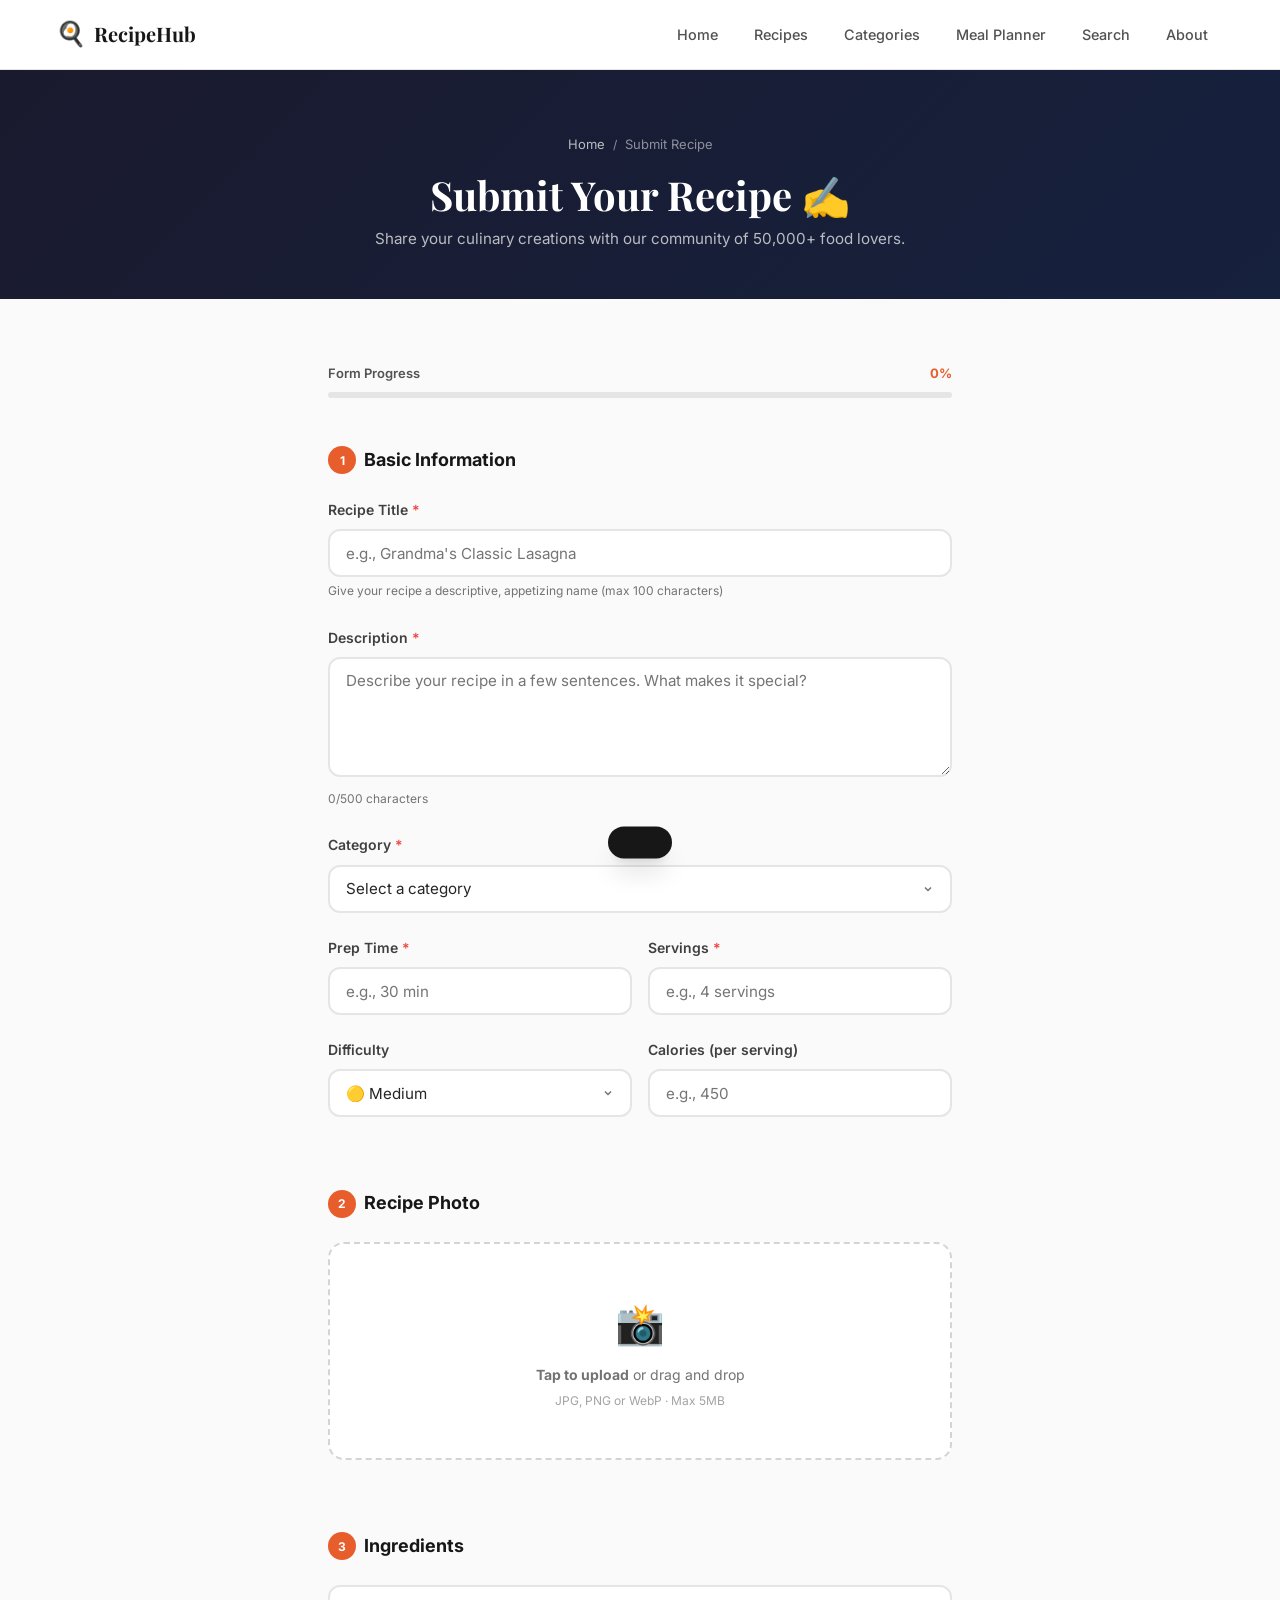
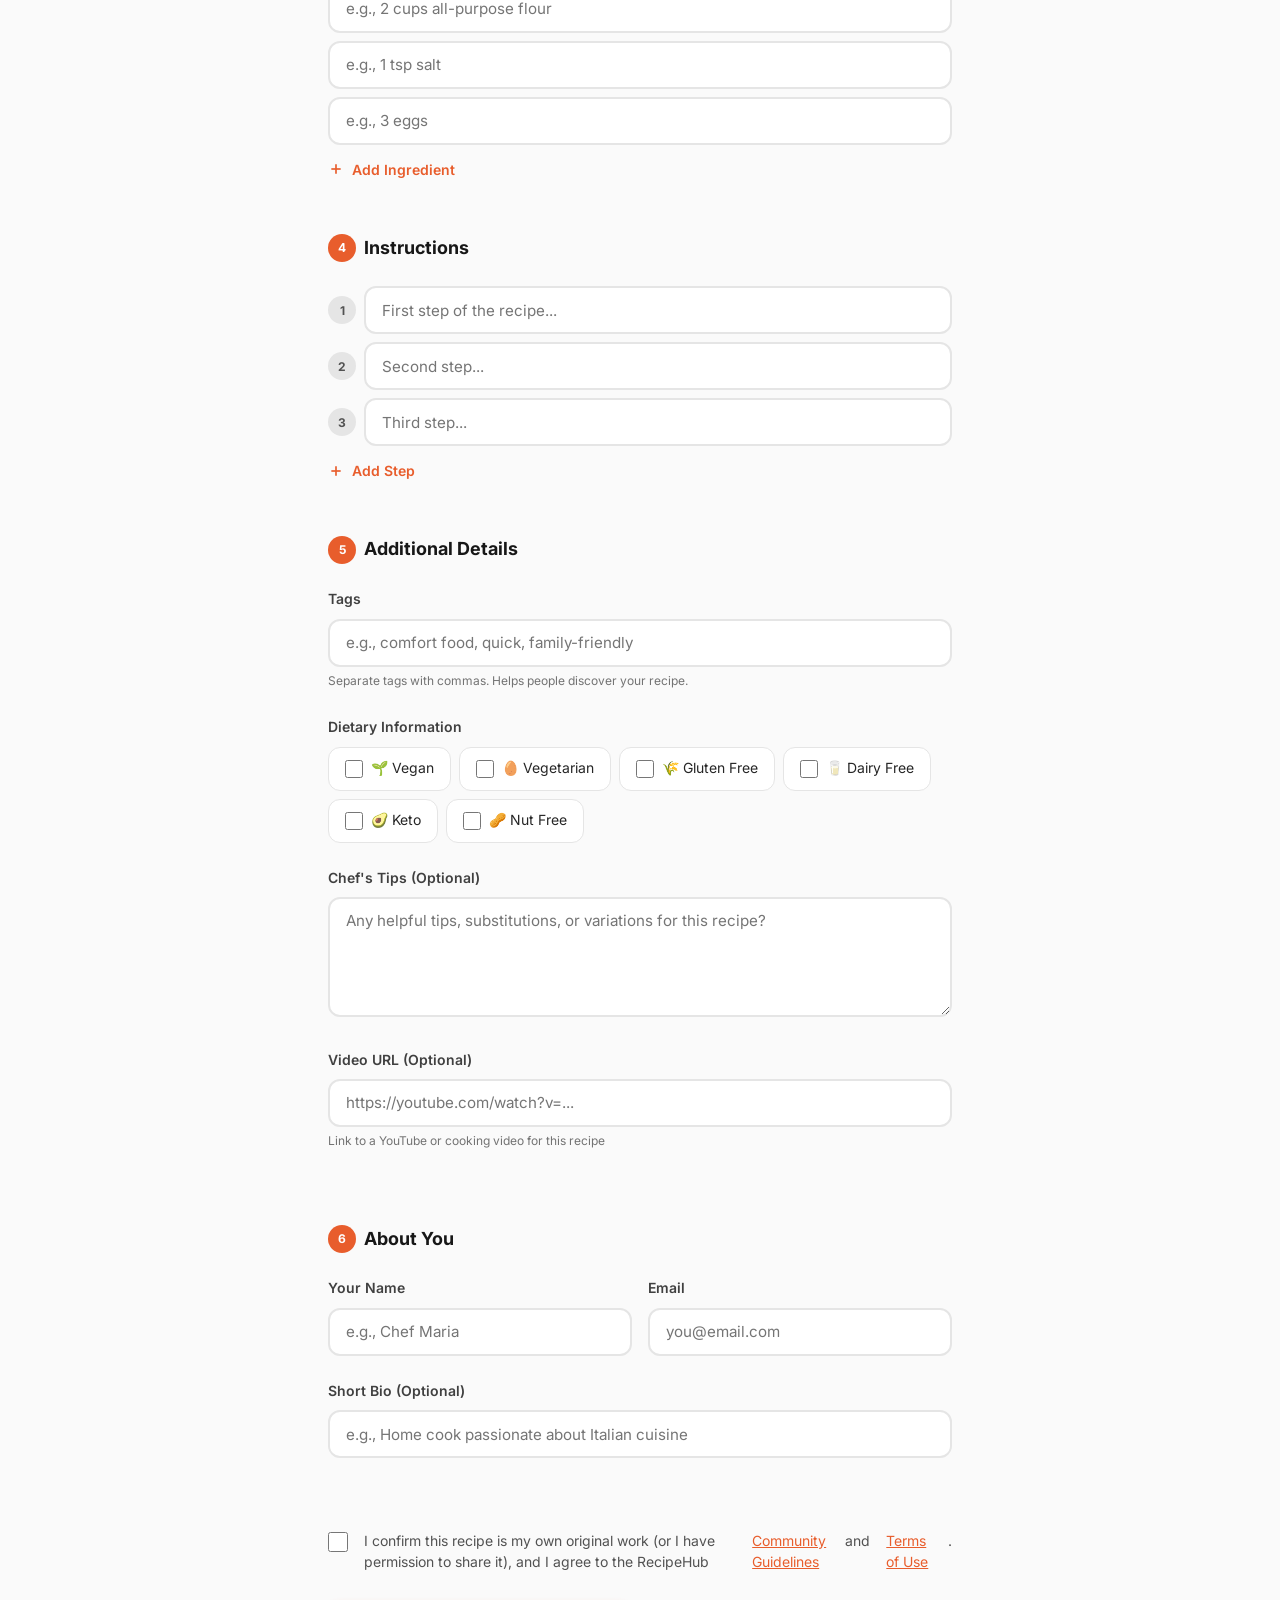
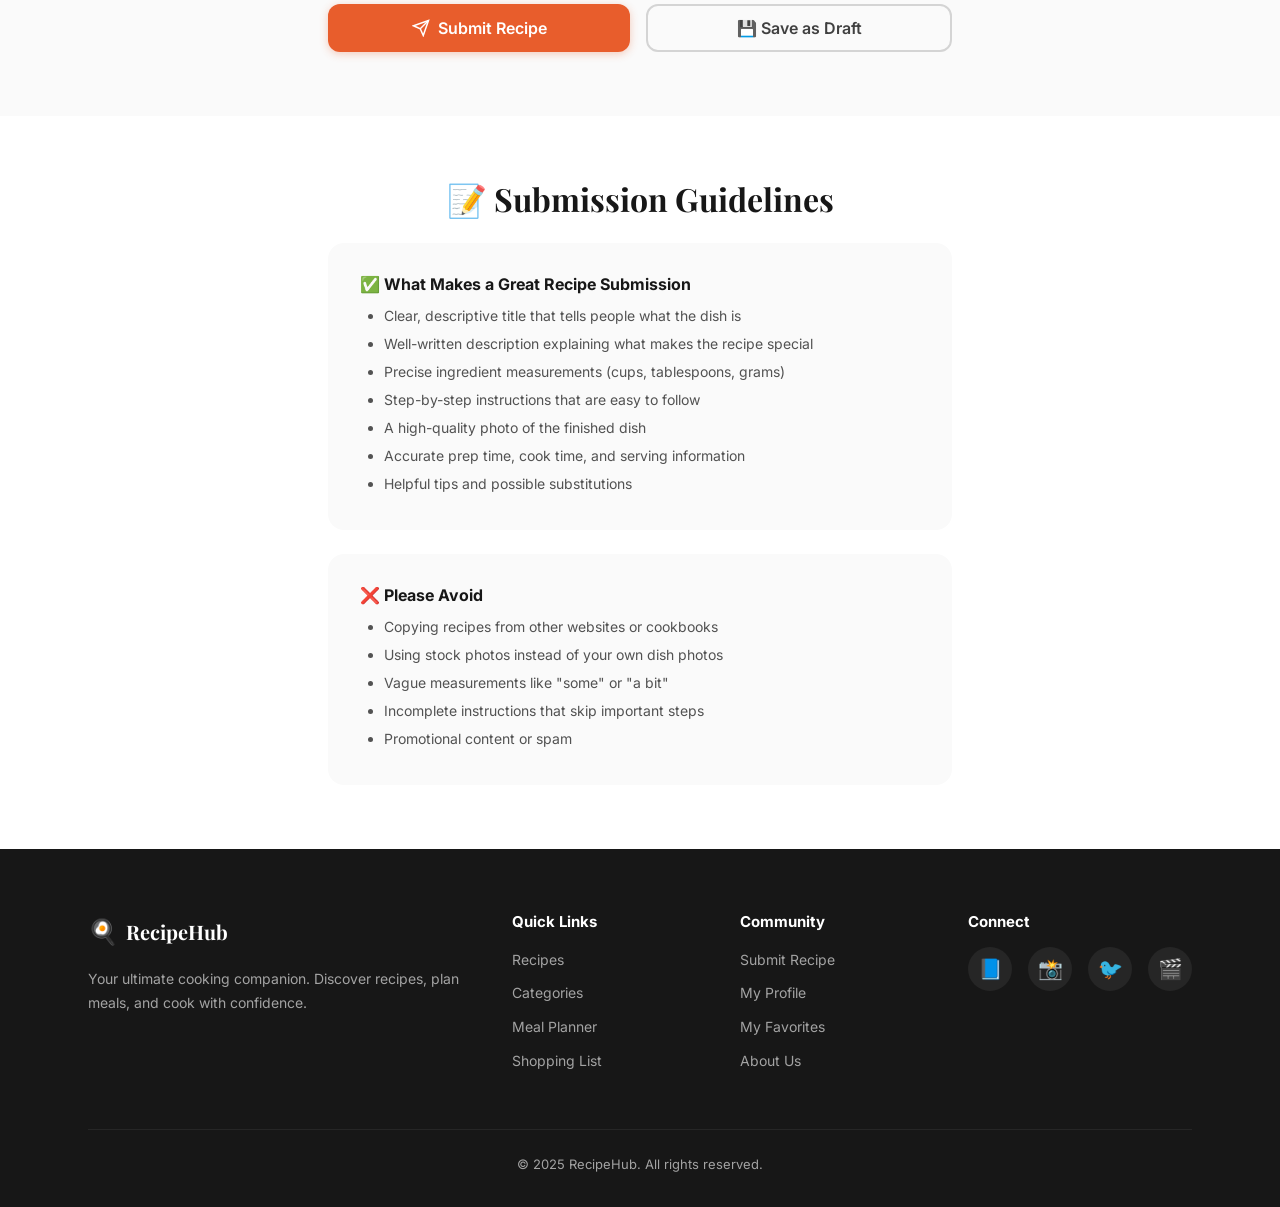
<file: pages/submit-recipe.html>
<!DOCTYPE html>
<html lang="en">
<head>
    <meta charset="UTF-8">
    <meta name="viewport" content="width=device-width, initial-scale=1.0">
    <meta name="description" content="Submit your own recipe to RecipeHub. Share your culinary creations with our community of food lovers.">
    <title>Submit Recipe — RecipeHub</title>
    <link rel="stylesheet" href="../css/styles.css">
    <link rel="preconnect" href="https://fonts.googleapis.com">
    <link href="https://fonts.googleapis.com/css2?family=Inter:wght@300;400;500;600;700;800&family=Playfair+Display:wght@600;700&display=swap" rel="stylesheet">
    <link rel="icon" type="image/svg+xml" href="data:image/svg+xml,<svg xmlns='http://www.w3.org/2000/svg' viewBox='0 0 100 100'><text y='.9em' font-size='90'>🍳</text></svg>">
</head>
<body>

    <a href="#main-content" class="skip-link">Skip to main content</a>

    <!-- Header -->
    <header class="header" role="banner">
        <div class="header-container">
            <a href="../index.html" class="logo" aria-label="RecipeHub Home">
                <span class="logo-icon">🍳</span>
                <span class="logo-text">RecipeHub</span>
            </a>
            <nav class="desktop-nav" aria-label="Main navigation">
                <ul class="desktop-nav-list">
                    <li><a href="../index.html">Home</a></li>
                    <li><a href="recipes.html">Recipes</a></li>
                    <li><a href="categories.html">Categories</a></li>
                    <li><a href="meal-planner.html">Meal Planner</a></li>
                    <li><a href="search.html">Search</a></li>
                    <li><a href="about.html">About</a></li>
                </ul>
            </nav>
            <button class="hamburger" id="hamburger" aria-label="Open menu" aria-expanded="false" aria-controls="mobile-menu">
                <span class="hamburger-line"></span>
                <span class="hamburger-line"></span>
                <span class="hamburger-line"></span>
            </button>
        </div>
    </header>

    <!-- Mobile Menu -->
    <div class="mobile-menu-overlay" id="mobile-overlay" aria-hidden="true"></div>
    <nav class="mobile-menu" id="mobile-menu" role="navigation" aria-label="Mobile navigation" aria-hidden="true">
        <div class="mobile-menu-header">
            <span class="logo-icon">🍳</span>
            <span class="logo-text">RecipeHub</span>
            <button class="mobile-menu-close" id="mobile-close" aria-label="Close menu">&times;</button>
        </div>
        <ul class="mobile-menu-list">
            <li><a href="../index.html"><span class="menu-icon">🏠</span> Home</a></li>
            <li><a href="recipes.html"><span class="menu-icon">📖</span> Recipes</a></li>
            <li><a href="categories.html"><span class="menu-icon">📂</span> Categories</a></li>
            <li><a href="favorites.html"><span class="menu-icon">❤️</span> Favorites</a></li>
            <li><a href="meal-planner.html"><span class="menu-icon">📅</span> Meal Planner</a></li>
            <li><a href="shopping-list.html"><span class="menu-icon">🛒</span> Shopping List</a></li>
            <li><a href="search.html"><span class="menu-icon">🔍</span> Search</a></li>
            <li><a href="submit-recipe.html" class="active"><span class="menu-icon">✍️</span> Submit Recipe</a></li>
            <li><a href="profile.html"><span class="menu-icon">👤</span> Profile</a></li>
            <li><a href="about.html"><span class="menu-icon">ℹ️</span> About</a></li>
        </ul>
    </nav>

    <!-- Main Content -->
    <main id="main-content">

        <!-- Page Header -->
        <section class="page-header" aria-labelledby="page-title">
            <div class="container">
                <nav class="breadcrumb" aria-label="Breadcrumb">
                    <a href="../index.html">Home</a>
                    <span class="breadcrumb-separator">/</span>
                    <span aria-current="page">Submit Recipe</span>
                </nav>
                <h1 id="page-title" class="page-header-title">Submit Your Recipe ✍️</h1>
                <p class="page-header-subtitle">Share your culinary creations with our community of 50,000+ food lovers.</p>
            </div>
        </section>

        <!-- Submit Form Section -->
        <section class="section" aria-labelledby="form-section-title">
            <div class="container" style="max-width: 720px;">

                <h2 id="form-section-title" class="sr-only">Recipe Submission Form</h2>

                <!-- Progress Indicator -->
                <div style="margin-bottom: var(--space-2xl);">
                    <div class="flex justify-between items-center mb-sm">
                        <span style="font-size:0.8125rem;font-weight:600;color:var(--gray-600);">Form Progress</span>
                        <span style="font-size:0.8125rem;font-weight:700;color:var(--primary);" id="form-progress-text">0%</span>
                    </div>
                    <div style="width:100%;height:6px;background:var(--gray-200);border-radius:var(--radius-2xl);overflow:hidden;">
                        <div id="form-progress-bar" style="width:0%;height:100%;background:linear-gradient(90deg,var(--primary),var(--accent));border-radius:var(--radius-2xl);transition:width 0.4s ease;" role="progressbar" aria-valuenow="0" aria-valuemin="0" aria-valuemax="100" aria-label="Form completion progress"></div>
                    </div>
                </div>

                <!-- Recipe Form -->
                <form id="submit-recipe-form" novalidate>

                    <!-- Section 1: Basic Info -->
                    <fieldset style="border:none;margin-bottom:var(--space-2xl);">
                        <legend style="font-size:1.125rem;font-weight:700;color:var(--gray-900);margin-bottom:var(--space-lg);display:flex;align-items:center;gap:var(--space-sm);">
                            <span style="width:28px;height:28px;background:var(--primary);color:white;border-radius:50%;display:inline-flex;align-items:center;justify-content:center;font-size:0.75rem;font-weight:700;">1</span>
                            Basic Information
                        </legend>

                        <!-- Recipe Title -->
                        <div class="form-group">
                            <label for="recipe-title" class="form-label">Recipe Title <span class="form-required">*</span></label>
                            <input type="text" id="recipe-title" class="form-input" placeholder="e.g., Grandma's Classic Lasagna" required aria-required="true" maxlength="100" aria-describedby="recipe-title-error">
                            <span class="form-hint">Give your recipe a descriptive, appetizing name (max 100 characters)</span>
                            <span class="form-field-error" id="recipe-title-error" role="alert"></span>
                        </div>

                        <!-- Description -->
                        <div class="form-group">
                            <label for="recipe-description" class="form-label">Description <span class="form-required">*</span></label>
                            <textarea id="recipe-description" class="form-textarea" rows="3" placeholder="Describe your recipe in a few sentences. What makes it special?" required aria-required="true" maxlength="500" aria-describedby="recipe-description-error"></textarea>
                            <span class="form-hint"><span id="desc-char-count">0</span>/500 characters</span>
                            <span class="form-field-error" id="recipe-description-error" role="alert"></span>
                        </div>

                        <!-- Category -->
                        <div class="form-group">
                            <label for="recipe-category" class="form-label">Category <span class="form-required">*</span></label>
                            <select id="recipe-category" class="form-select" required aria-required="true" aria-describedby="recipe-category-error">
                                <option value="">Select a category</option>
                                <option value="breakfast">🥞 Breakfast</option>
                                <option value="lunch">🥗 Lunch</option>
                                <option value="dinner">🍽️ Dinner</option>
                                <option value="desserts">🍰 Desserts</option>
                                <option value="snacks">🍿 Snacks</option>
                                <option value="drinks">🥤 Drinks</option>
                                <option value="italian">🍝 Italian</option>
                                <option value="asian">🍜 Asian</option>
                                <option value="mexican">🌮 Mexican</option>
                                <option value="seafood">🦐 Seafood</option>
                                <option value="vegan">🌱 Vegan</option>
                                <option value="other">📦 Other</option>
                            </select>
                            <span class="form-field-error" id="recipe-category-error" role="alert"></span>
                        </div>

                        <!-- Row: Prep Time, Servings, Difficulty -->
                        <div style="display:grid;grid-template-columns:1fr 1fr;gap:var(--space-md);">
                            <div class="form-group">
                                <label for="recipe-prep-time" class="form-label">Prep Time <span class="form-required">*</span></label>
                                <input type="text" id="recipe-prep-time" class="form-input" placeholder="e.g., 30 min" required aria-required="true" aria-describedby="recipe-prep-time-error">
                                <span class="form-field-error" id="recipe-prep-time-error" role="alert"></span>
                            </div>
                            <div class="form-group">
                                <label for="recipe-servings" class="form-label">Servings <span class="form-required">*</span></label>
                                <input type="text" id="recipe-servings" class="form-input" placeholder="e.g., 4 servings" required aria-required="true" aria-describedby="recipe-servings-error">
                                <span class="form-field-error" id="recipe-servings-error" role="alert"></span>
                            </div>
                        </div>

                        <div style="display:grid;grid-template-columns:1fr 1fr;gap:var(--space-md);">
                            <div class="form-group">
                                <label for="recipe-difficulty" class="form-label">Difficulty</label>
                                <select id="recipe-difficulty" class="form-select">
                                    <option value="easy">🟢 Easy</option>
                                    <option value="medium" selected>🟡 Medium</option>
                                    <option value="hard">🔴 Hard</option>
                                </select>
                            </div>
                            <div class="form-group">
                                <label for="recipe-calories" class="form-label">Calories (per serving)</label>
                                <input type="number" id="recipe-calories" class="form-input" placeholder="e.g., 450" min="0" max="5000">
                            </div>
                        </div>
                    </fieldset>

                    <!-- Section 2: Recipe Image -->
                    <fieldset style="border:none;margin-bottom:var(--space-2xl);">
                        <legend style="font-size:1.125rem;font-weight:700;color:var(--gray-900);margin-bottom:var(--space-lg);display:flex;align-items:center;gap:var(--space-sm);">
                            <span style="width:28px;height:28px;background:var(--primary);color:white;border-radius:50%;display:inline-flex;align-items:center;justify-content:center;font-size:0.75rem;font-weight:700;">2</span>
                            Recipe Photo
                        </legend>

                        <div class="form-group">
                            <div class="image-upload-area" id="image-upload-area" role="button" tabindex="0" aria-label="Upload recipe photo">
                                <div class="image-upload-icon">📸</div>
                                <p class="image-upload-text"><strong>Tap to upload</strong> or drag and drop</p>
                                <p style="font-size:0.75rem;color:var(--gray-400);margin-top:var(--space-xs);">JPG, PNG or WebP · Max 5MB</p>
                            </div>
                            <input type="file" id="recipe-image-input" accept="image/jpeg,image/png,image/webp" class="sr-only" aria-label="Choose recipe image">
                            <div id="image-preview"></div>
                        </div>
                    </fieldset>

                    <!-- Section 3: Ingredients -->
                    <fieldset style="border:none;margin-bottom:var(--space-2xl);">
                        <legend style="font-size:1.125rem;font-weight:700;color:var(--gray-900);margin-bottom:var(--space-lg);display:flex;align-items:center;gap:var(--space-sm);">
                            <span style="width:28px;height:28px;background:var(--primary);color:white;border-radius:50%;display:inline-flex;align-items:center;justify-content:center;font-size:0.75rem;font-weight:700;">3</span>
                            Ingredients
                        </legend>

                        <div id="ingredients-fields">
                            <div class="dynamic-list-item">
                                <input type="text" class="form-input ingredient-field" placeholder="e.g., 2 cups all-purpose flour" aria-label="Ingredient 1">
                            </div>
                            <div class="dynamic-list-item">
                                <input type="text" class="form-input ingredient-field" placeholder="e.g., 1 tsp salt" aria-label="Ingredient 2">
                            </div>
                            <div class="dynamic-list-item">
                                <input type="text" class="form-input ingredient-field" placeholder="e.g., 3 eggs" aria-label="Ingredient 3">
                            </div>
                        </div>

                        <button type="button" class="add-more-btn" id="add-ingredient" aria-label="Add another ingredient">
                            <svg width="16" height="16" viewBox="0 0 24 24" fill="none" stroke="currentColor" stroke-width="2.5" aria-hidden="true"><line x1="12" y1="5" x2="12" y2="19"/><line x1="5" y1="12" x2="19" y2="12"/></svg>
                            Add Ingredient
                        </button>
                        <span class="form-field-error" id="ingredients-error" role="alert"></span>
                    </fieldset>

                    <!-- Section 4: Instructions -->
                    <fieldset style="border:none;margin-bottom:var(--space-2xl);">
                        <legend style="font-size:1.125rem;font-weight:700;color:var(--gray-900);margin-bottom:var(--space-lg);display:flex;align-items:center;gap:var(--space-sm);">
                            <span style="width:28px;height:28px;background:var(--primary);color:white;border-radius:50%;display:inline-flex;align-items:center;justify-content:center;font-size:0.75rem;font-weight:700;">4</span>
                            Instructions
                        </legend>

                        <div id="steps-fields">
                            <div class="dynamic-list-item">
                                <span style="width:28px;height:28px;background:var(--gray-200);color:var(--gray-600);border-radius:50%;display:flex;align-items:center;justify-content:center;font-size:0.75rem;font-weight:700;flex-shrink:0;">1</span>
                                <input type="text" class="form-input step-field" placeholder="First step of the recipe..." aria-label="Step 1">
                            </div>
                            <div class="dynamic-list-item">
                                <span style="width:28px;height:28px;background:var(--gray-200);color:var(--gray-600);border-radius:50%;display:flex;align-items:center;justify-content:center;font-size:0.75rem;font-weight:700;flex-shrink:0;">2</span>
                                <input type="text" class="form-input step-field" placeholder="Second step..." aria-label="Step 2">
                            </div>
                            <div class="dynamic-list-item">
                                <span style="width:28px;height:28px;background:var(--gray-200);color:var(--gray-600);border-radius:50%;display:flex;align-items:center;justify-content:center;font-size:0.75rem;font-weight:700;flex-shrink:0;">3</span>
                                <input type="text" class="form-input step-field" placeholder="Third step..." aria-label="Step 3">
                            </div>
                        </div>

                        <button type="button" class="add-more-btn" id="add-step" aria-label="Add another step">
                            <svg width="16" height="16" viewBox="0 0 24 24" fill="none" stroke="currentColor" stroke-width="2.5" aria-hidden="true"><line x1="12" y1="5" x2="12" y2="19"/><line x1="5" y1="12" x2="19" y2="12"/></svg>
                            Add Step
                        </button>
                        <span class="form-field-error" id="steps-error" role="alert"></span>
                    </fieldset>

                    <!-- Section 5: Additional Details -->
                    <fieldset style="border:none;margin-bottom:var(--space-2xl);">
                        <legend style="font-size:1.125rem;font-weight:700;color:var(--gray-900);margin-bottom:var(--space-lg);display:flex;align-items:center;gap:var(--space-sm);">
                            <span style="width:28px;height:28px;background:var(--primary);color:white;border-radius:50%;display:inline-flex;align-items:center;justify-content:center;font-size:0.75rem;font-weight:700;">5</span>
                            Additional Details
                        </legend>

                        <!-- Tags -->
                        <div class="form-group">
                            <label for="recipe-tags" class="form-label">Tags</label>
                            <input type="text" id="recipe-tags" class="form-input" placeholder="e.g., comfort food, quick, family-friendly">
                            <span class="form-hint">Separate tags with commas. Helps people discover your recipe.</span>
                        </div>

                        <!-- Dietary Info -->
                        <div class="form-group">
                            <label class="form-label">Dietary Information</label>
                            <div class="flex gap-sm flex-wrap">
                                <label style="display:flex;align-items:center;gap:var(--space-sm);padding:var(--space-sm) var(--space-md);background:var(--white);border:1.5px solid var(--gray-200);border-radius:var(--radius-lg);cursor:pointer;min-height:44px;font-size:0.875rem;transition:all 0.15s ease;" class="dietary-check">
                                    <input type="checkbox" name="dietary" value="vegan" style="width:18px;height:18px;accent-color:var(--primary);">
                                    🌱 Vegan
                                </label>
                                <label style="display:flex;align-items:center;gap:var(--space-sm);padding:var(--space-sm) var(--space-md);background:var(--white);border:1.5px solid var(--gray-200);border-radius:var(--radius-lg);cursor:pointer;min-height:44px;font-size:0.875rem;transition:all 0.15s ease;" class="dietary-check">
                                    <input type="checkbox" name="dietary" value="vegetarian" style="width:18px;height:18px;accent-color:var(--primary);">
                                    🥚 Vegetarian
                                </label>
                                <label style="display:flex;align-items:center;gap:var(--space-sm);padding:var(--space-sm) var(--space-md);background:var(--white);border:1.5px solid var(--gray-200);border-radius:var(--radius-lg);cursor:pointer;min-height:44px;font-size:0.875rem;transition:all 0.15s ease;" class="dietary-check">
                                    <input type="checkbox" name="dietary" value="gluten-free" style="width:18px;height:18px;accent-color:var(--primary);">
                                    🌾 Gluten Free
                                </label>
                                <label style="display:flex;align-items:center;gap:var(--space-sm);padding:var(--space-sm) var(--space-md);background:var(--white);border:1.5px solid var(--gray-200);border-radius:var(--radius-lg);cursor:pointer;min-height:44px;font-size:0.875rem;transition:all 0.15s ease;" class="dietary-check">
                                    <input type="checkbox" name="dietary" value="dairy-free" style="width:18px;height:18px;accent-color:var(--primary);">
                                    🥛 Dairy Free
                                </label>
                                <label style="display:flex;align-items:center;gap:var(--space-sm);padding:var(--space-sm) var(--space-md);background:var(--white);border:1.5px solid var(--gray-200);border-radius:var(--radius-lg);cursor:pointer;min-height:44px;font-size:0.875rem;transition:all 0.15s ease;" class="dietary-check">
                                    <input type="checkbox" name="dietary" value="keto" style="width:18px;height:18px;accent-color:var(--primary);">
                                    🥑 Keto
                                </label>
                                <label style="display:flex;align-items:center;gap:var(--space-sm);padding:var(--space-sm) var(--space-md);background:var(--white);border:1.5px solid var(--gray-200);border-radius:var(--radius-lg);cursor:pointer;min-height:44px;font-size:0.875rem;transition:all 0.15s ease;" class="dietary-check">
                                    <input type="checkbox" name="dietary" value="nut-free" style="width:18px;height:18px;accent-color:var(--primary);">
                                    🥜 Nut Free
                                </label>
                            </div>
                        </div>

                        <!-- Tips -->
                        <div class="form-group">
                            <label for="recipe-tips" class="form-label">Chef's Tips (Optional)</label>
                            <textarea id="recipe-tips" class="form-textarea" rows="3" placeholder="Any helpful tips, substitutions, or variations for this recipe?"></textarea>
                        </div>

                        <!-- Video URL -->
                        <div class="form-group">
                            <label for="recipe-video" class="form-label">Video URL (Optional)</label>
                            <input type="url" id="recipe-video" class="form-input" placeholder="https://youtube.com/watch?v=...">
                            <span class="form-hint">Link to a YouTube or cooking video for this recipe</span>
                        </div>
                    </fieldset>

                    <!-- Section 6: Author Info -->
                    <fieldset style="border:none;margin-bottom:var(--space-2xl);">
                        <legend style="font-size:1.125rem;font-weight:700;color:var(--gray-900);margin-bottom:var(--space-lg);display:flex;align-items:center;gap:var(--space-sm);">
                            <span style="width:28px;height:28px;background:var(--primary);color:white;border-radius:50%;display:inline-flex;align-items:center;justify-content:center;font-size:0.75rem;font-weight:700;">6</span>
                            About You
                        </legend>

                        <div style="display:grid;grid-template-columns:1fr 1fr;gap:var(--space-md);">
                            <div class="form-group">
                                <label for="author-name" class="form-label">Your Name</label>
                                <input type="text" id="author-name" class="form-input" placeholder="e.g., Chef Maria">
                            </div>
                            <div class="form-group">
                                <label for="author-email" class="form-label">Email</label>
                                <input type="email" id="author-email" class="form-input" placeholder="you@email.com">
                            </div>
                        </div>

                        <div class="form-group">
                            <label for="author-bio" class="form-label">Short Bio (Optional)</label>
                            <input type="text" id="author-bio" class="form-input" placeholder="e.g., Home cook passionate about Italian cuisine">
                        </div>
                    </fieldset>

                    <!-- Terms -->
                    <div class="form-group" style="margin-bottom:var(--space-xl);">
                        <label style="display:flex;align-items:flex-start;gap:var(--space-md);cursor:pointer;font-size:0.875rem;color:var(--gray-600);line-height:1.5;">
                            <input type="checkbox" id="agree-terms" style="width:20px;height:20px;accent-color:var(--primary);margin-top:2px;flex-shrink:0;" required aria-required="true">
                            I confirm this recipe is my own original work (or I have permission to share it), and I agree to the RecipeHub <a href="#" style="color:var(--primary);text-decoration:underline;">Community Guidelines</a> and <a href="#" style="color:var(--primary);text-decoration:underline;">Terms of Use</a>.
                        </label>
                    </div>

                    <!-- Submit Buttons -->
                    <div class="flex gap-md flex-wrap">
                        <button type="submit" class="btn btn-primary btn-lg" style="flex:1;min-width:200px;">
                            <svg width="18" height="18" viewBox="0 0 24 24" fill="none" stroke="currentColor" stroke-width="2" aria-hidden="true"><path d="M22 2L11 13"/><path d="M22 2l-7 20-4-9-9-4z"/></svg>
                            Submit Recipe
                        </button>
                        <button type="button" class="btn btn-outline-dark btn-lg" id="save-draft-btn" style="flex:1;min-width:200px;">
                            💾 Save as Draft
                        </button>
                    </div>

                </form>
            </div>
        </section>

        <!-- Submission Guidelines -->
        <section class="section" aria-labelledby="guidelines-heading" style="background:var(--white);">
            <div class="container" style="max-width:720px;">
                <h2 id="guidelines-heading" class="section-title text-center mb-lg">📝 Submission Guidelines</h2>
                <div class="steps-grid" style="grid-template-columns:1fr;">
                    <div class="step-card" style="text-align:left;">
                        <h3 class="step-title" style="font-size:1rem;">✅ What Makes a Great Recipe Submission</h3>
                        <ul style="list-style:disc;padding-left:var(--space-lg);color:var(--gray-600);font-size:0.875rem;line-height:2;">
                            <li>Clear, descriptive title that tells people what the dish is</li>
                            <li>Well-written description explaining what makes the recipe special</li>
                            <li>Precise ingredient measurements (cups, tablespoons, grams)</li>
                            <li>Step-by-step instructions that are easy to follow</li>
                            <li>A high-quality photo of the finished dish</li>
                            <li>Accurate prep time, cook time, and serving information</li>
                            <li>Helpful tips and possible substitutions</li>
                        </ul>
                    </div>
                    <div class="step-card" style="text-align:left;">
                        <h3 class="step-title" style="font-size:1rem;">❌ Please Avoid</h3>
                        <ul style="list-style:disc;padding-left:var(--space-lg);color:var(--gray-600);font-size:0.875rem;line-height:2;">
                            <li>Copying recipes from other websites or cookbooks</li>
                            <li>Using stock photos instead of your own dish photos</li>
                            <li>Vague measurements like "some" or "a bit"</li>
                            <li>Incomplete instructions that skip important steps</li>
                            <li>Promotional content or spam</li>
                        </ul>
                    </div>
                </div>
            </div>
        </section>

    </main>

    <!-- Bottom Navigation -->
    <nav class="bottom-nav" aria-label="Bottom navigation">
        <a href="../index.html" class="bottom-nav-item">
            <svg width="22" height="22" viewBox="0 0 24 24" fill="none" stroke="currentColor" stroke-width="2" aria-hidden="true"><path d="m3 9 9-7 9 7v11a2 2 0 0 1-2 2H5a2 2 0 0 1-2-2z"/><polyline points="9,22 9,12 15,12 15,22"/></svg>
            <span>Home</span>
        </a>
        <a href="search.html" class="bottom-nav-item">
            <svg width="22" height="22" viewBox="0 0 24 24" fill="none" stroke="currentColor" stroke-width="2" aria-hidden="true"><circle cx="11" cy="11" r="8"/><path d="m21 21-4.35-4.35"/></svg>
            <span>Search</span>
        </a>
        <a href="favorites.html" class="bottom-nav-item">
            <svg width="22" height="22" viewBox="0 0 24 24" fill="none" stroke="currentColor" stroke-width="2" aria-hidden="true"><path d="M20.84 4.61a5.5 5.5 0 0 0-7.78 0L12 5.67l-1.06-1.06a5.5 5.5 0 0 0-7.78 7.78l1.06 1.06L12 21.23l7.78-7.78 1.06-1.06a5.5 5.5 0 0 0 0-7.78z"/></svg>
            <span>Favorites</span>
        </a>
        <a href="meal-planner.html" class="bottom-nav-item">
            <svg width="22" height="22" viewBox="0 0 24 24" fill="none" stroke="currentColor" stroke-width="2" aria-hidden="true"><rect x="3" y="4" width="18" height="18" rx="2" ry="2"/><line x1="16" y1="2" x2="16" y2="6"/><line x1="8" y1="2" x2="8" y2="6"/><line x1="3" y1="10" x2="21" y2="10"/></svg>
            <span>Planner</span>
        </a>
        <a href="profile.html" class="bottom-nav-item">
            <svg width="22" height="22" viewBox="0 0 24 24" fill="none" stroke="currentColor" stroke-width="2" aria-hidden="true"><path d="M20 21v-2a4 4 0 0 0-4-4H8a4 4 0 0 0-4 4v2"/><circle cx="12" cy="7" r="4"/></svg>
            <span>Profile</span>
        </a>
    </nav>

    <!-- Footer -->
    <footer class="footer" role="contentinfo">
        <div class="container">
            <div class="footer-grid">
                <div class="footer-col">
                    <div class="footer-logo">
                        <span class="logo-icon">🍳</span>
                        <span class="logo-text">RecipeHub</span>
                    </div>
                    <p class="footer-desc">Your ultimate cooking companion. Discover recipes, plan meals, and cook with confidence.</p>
                </div>
                <div class="footer-col">
                    <h3 class="footer-heading">Quick Links</h3>
                    <ul class="footer-links">
                        <li><a href="recipes.html">Recipes</a></li>
                        <li><a href="categories.html">Categories</a></li>
                        <li><a href="meal-planner.html">Meal Planner</a></li>
                        <li><a href="shopping-list.html">Shopping List</a></li>
                    </ul>
                </div>
                <div class="footer-col">
                    <h3 class="footer-heading">Community</h3>
                    <ul class="footer-links">
                        <li><a href="submit-recipe.html">Submit Recipe</a></li>
                        <li><a href="profile.html">My Profile</a></li>
                        <li><a href="favorites.html">My Favorites</a></li>
                        <li><a href="about.html">About Us</a></li>
                    </ul>
                </div>
                <div class="footer-col">
                    <h3 class="footer-heading">Connect</h3>
                    <div class="social-links">
                        <a href="#" class="social-link" aria-label="Facebook">📘</a>
                        <a href="#" class="social-link" aria-label="Instagram">📸</a>
                        <a href="#" class="social-link" aria-label="Twitter">🐦</a>
                        <a href="#" class="social-link" aria-label="YouTube">🎬</a>
                    </div>
                </div>
            </div>
            <div class="footer-bottom">
                <p>&copy; 2025 RecipeHub. All rights reserved.</p>
            </div>
        </div>
    </footer>

    <script src="../js/app.js"></script>
    <script>
        // Submit Recipe page-specific logic
        (function () {

            // Character counter for description
            const descTextarea = document.getElementById('recipe-description');
            const charCount = document.getElementById('desc-char-count');

            if (descTextarea && charCount) {
                descTextarea.addEventListener('input', () => {
                    charCount.textContent = descTextarea.value.length;
                    if (descTextarea.value.length > 450) {
                        charCount.style.color = 'var(--warning)';
                    } else if (descTextarea.value.length >= 500) {
                        charCount.style.color = 'var(--error)';
                    } else {
                        charCount.style.color = '';
                    }
                });
            }

            // Form progress tracking
            function updateFormProgress() {
                const fields = [
                    document.getElementById('recipe-title'),
                    document.getElementById('recipe-description'),
                    document.getElementById('recipe-category'),
                    document.getElementById('recipe-prep-time'),
                    document.getElementById('recipe-servings')
                ];

                const ingredients = document.querySelectorAll('.ingredient-field');
                const steps = document.querySelectorAll('.step-field');

                let filled = 0;
                let total = fields.length + 2; // +2 for ingredients and steps sections

                fields.forEach(f => {
                    if (f && f.value.trim()) filled++;
                });

                const filledIngredients = Array.from(ingredients).filter(f => f.value.trim()).length;
                if (filledIngredients >= 2) filled++;

                const filledSteps = Array.from(steps).filter(f => f.value.trim()).length;
                if (filledSteps >= 2) filled++;

                const percent = Math.round((filled / total) * 100);

                const bar = document.getElementById('form-progress-bar');
                const text = document.getElementById('form-progress-text');

                if (bar) {
                    bar.style.width = percent + '%';
                    bar.setAttribute('aria-valuenow', percent);
                }
                if (text) text.textContent = percent + '%';
            }

            // Listen to all form inputs for progress
            const form = document.getElementById('submit-recipe-form');
            if (form) {
                form.addEventListener('input', updateFormProgress);
                form.addEventListener('change', updateFormProgress);
            }

            // Dietary checkbox style update
            const dietaryChecks = document.querySelectorAll('.dietary-check');
            dietaryChecks.forEach(label => {
                const checkbox = label.querySelector('input[type="checkbox"]');
                if (checkbox) {
                    checkbox.addEventListener('change', () => {
                        if (checkbox.checked) {
                            label.style.borderColor = 'var(--primary)';
                            label.style.background = 'rgba(232, 93, 44, 0.05)';
                        } else {
                            label.style.borderColor = 'var(--gray-200)';
                            label.style.background = 'var(--white)';
                        }
                    });
                }
            });

            // Step number auto-update
            function updateStepNumbers() {
                const stepItems = document.querySelectorAll('#steps-fields .dynamic-list-item');
                stepItems.forEach((item, i) => {
                    const numEl = item.querySelector('span');
                    if (numEl && numEl.style.width === '28px') {
                        numEl.textContent = i + 1;
                    }
                    const input = item.querySelector('.step-field');
                    if (input) {
                        input.setAttribute('aria-label', `Step ${i + 1}`);
                        input.placeholder = `Step ${i + 1}...`;
                    }
                });
            }

            // Override add-step to include step number
            const addStepBtn = document.getElementById('add-step');
            const stepsContainer = document.getElementById('steps-fields');

            if (addStepBtn && stepsContainer) {
                // Remove the original listener and add our own
                const newAddStepBtn = addStepBtn.cloneNode(true);
                addStepBtn.parentNode.replaceChild(newAddStepBtn, addStepBtn);

                newAddStepBtn.addEventListener('click', () => {
                    const count = stepsContainer.querySelectorAll('.step-field').length + 1;
                    const item = document.createElement('div');
                    item.className = 'dynamic-list-item';
                    item.innerHTML = `
                        <span style="width:28px;height:28px;background:var(--gray-200);color:var(--gray-600);border-radius:50%;display:flex;align-items:center;justify-content:center;font-size:0.75rem;font-weight:700;flex-shrink:0;">${count}</span>
                        <input type="text" class="form-input step-field" placeholder="Step ${count}..." aria-label="Step ${count}">
                        <button type="button" class="remove-item-btn" aria-label="Remove step ${count}">✕</button>
                    `;
                    stepsContainer.appendChild(item);

                    item.querySelector('.remove-item-btn').addEventListener('click', () => {
                        item.remove();
                        updateStepNumbers();
                        updateFormProgress();
                    });

                    updateFormProgress();
                });
            }

            // Save as Draft
            const saveDraftBtn = document.getElementById('save-draft-btn');
            if (saveDraftBtn && form) {
                saveDraftBtn.addEventListener('click', () => {
                    const formData = new FormData(form);
                    const draft = {};

                    for (const [key, value] of formData.entries()) {
                        draft[key] = value;
                    }

                    // Also save dynamic fields
                    draft.ingredients = Array.from(document.querySelectorAll('.ingredient-field')).map(f => f.value);
                    draft.steps = Array.from(document.querySelectorAll('.step-field')).map(f => f.value);

                    try {
                        localStorage.setItem('recipehub_draft_recipe', JSON.stringify(draft));
                    } catch (e) {
                        // Storage full
                    }

                    const toast = document.querySelector('.toast');
                    if (toast) {
                        toast.textContent = 'Draft saved! 💾';
                        toast.className = 'toast success show';
                        setTimeout(() => toast.classList.remove('show'), 3000);
                    }
                });
            }

            // Load draft on page load
            try {
                const draft = JSON.parse(localStorage.getItem('recipehub_draft_recipe'));
                if (draft) {
                    const fields = {
                        'recipe-title': draft['recipe-title'] || draft.title,
                        'recipe-description': draft['recipe-description'] || draft.description,
                        'recipe-prep-time': draft['recipe-prep-time'],
                        'recipe-servings': draft['recipe-servings'],
                        'recipe-tags': draft['recipe-tags'],
                        'author-name': draft['author-name'],
                        'author-email': draft['author-email']
                    };

                    Object.entries(fields).forEach(([id, val]) => {
                        if (val) {
                            const el = document.getElementById(id);
                            if (el) el.value = val;
                        }
                    });

                    if (draft['recipe-category']) {
                        const cat = document.getElementById('recipe-category');
                        if (cat) cat.value = draft['recipe-category'];
                    }

                    // Restore ingredients
                    if (draft.ingredients && draft.ingredients.length > 0) {
                        const ingFields = document.querySelectorAll('.ingredient-field');
                        draft.ingredients.forEach((val, i) => {
                            if (ingFields[i]) {
                                ingFields[i].value = val;
                            }
                        });
                    }

                    // Restore steps
                    if (draft.steps && draft.steps.length > 0) {
                        const stepFields = document.querySelectorAll('.step-field');
                        draft.steps.forEach((val, i) => {
                            if (stepFields[i]) {
                                stepFields[i].value = val;
                            }
                        });
                    }

                    updateFormProgress();

                    // Notify user
                    setTimeout(() => {
                        const toast = document.querySelector('.toast');
                        if (toast) {
                            toast.textContent = 'Draft restored from last session';
                            toast.className = 'toast show';
                            setTimeout(() => toast.classList.remove('show'), 3000);
                        }
                    }, 1000);
                }
            } catch (e) {
                // No draft or parse error
            }

            // Initial progress
            updateFormProgress();

        })();
    </script>
</body>
</html>
</file>
<file: css/styles.css>
/* ============================================
   RecipeHub — Complete Mobile-First Stylesheet
   ============================================ */

/* ---------- CSS Custom Properties ---------- */
:root {
    /* Colors */
    --primary: #e85d2c;
    --primary-dark: #c94a1e;
    --primary-light: #ff7a4d;
    --secondary: #2d6a4f;
    --secondary-dark: #1b4332;
    --secondary-light: #52b788;
    --accent: #f4a261;
    --accent-dark: #e76f51;

    /* Neutrals */
    --white: #ffffff;
    --gray-50: #fafafa;
    --gray-100: #f5f5f5;
    --gray-200: #e5e5e5;
    --gray-300: #d4d4d4;
    --gray-400: #a3a3a3;
    --gray-500: #737373;
    --gray-600: #525252;
    --gray-700: #404040;
    --gray-800: #262626;
    --gray-900: #171717;
    --black: #0a0a0a;

    /* Functional */
    --success: #22c55e;
    --warning: #f59e0b;
    --error: #ef4444;
    --info: #3b82f6;

    /* Typography */
    --font-primary: 'Inter', -apple-system, BlinkMacSystemFont, 'Segoe UI', sans-serif;
    --font-display: 'Playfair Display', Georgia, serif;

    /* Spacing */
    --space-xs: 0.25rem;
    --space-sm: 0.5rem;
    --space-md: 1rem;
    --space-lg: 1.5rem;
    --space-xl: 2rem;
    --space-2xl: 3rem;
    --space-3xl: 4rem;

    /* Border Radius */
    --radius-sm: 0.375rem;
    --radius-md: 0.5rem;
    --radius-lg: 0.75rem;
    --radius-xl: 1rem;
    --radius-2xl: 1.5rem;
    --radius-full: 50%;

    /* Shadows */
    --shadow-sm: 0 1px 2px rgba(0, 0, 0, 0.05);
    --shadow-md: 0 4px 6px -1px rgba(0, 0, 0, 0.1), 0 2px 4px -2px rgba(0, 0, 0, 0.1);
    --shadow-lg: 0 10px 15px -3px rgba(0, 0, 0, 0.1), 0 4px 6px -4px rgba(0, 0, 0, 0.1);
    --shadow-xl: 0 20px 25px -5px rgba(0, 0, 0, 0.1), 0 8px 10px -6px rgba(0, 0, 0, 0.1);

    /* Transitions */
    --transition-fast: 150ms ease;
    --transition-base: 250ms ease;
    --transition-slow: 350ms ease;

    /* Z-index */
    --z-dropdown: 100;
    --z-sticky: 200;
    --z-overlay: 300;
    --z-modal: 400;
    --z-toast: 500;

    /* Layout */
    --header-height: 60px;
    --bottom-nav-height: 64px;
    --max-width: 1200px;
}

/* ---------- CSS Reset & Base ---------- */
*,
*::before,
*::after {
    margin: 0;
    padding: 0;
    box-sizing: border-box;
}

html {
    font-size: 16px;
    scroll-behavior: smooth;
    -webkit-text-size-adjust: 100%;
}

body {
    font-family: var(--font-primary);
    font-size: 1rem;
    line-height: 1.6;
    color: var(--gray-800);
    background-color: var(--gray-50);
    -webkit-font-smoothing: antialiased;
    -moz-osx-font-smoothing: grayscale;
    padding-bottom: var(--bottom-nav-height);
    overflow-x: hidden;
}

img {
    max-width: 100%;
    height: auto;
    display: block;
}

a {
    text-decoration: none;
    color: inherit;
    transition: color var(--transition-fast);
}

ul, ol {
    list-style: none;
}

button {
    cursor: pointer;
    border: none;
    background: none;
    font-family: inherit;
    font-size: inherit;
}

input, textarea, select {
    font-family: inherit;
    font-size: inherit;
    border: none;
    outline: none;
}

h1, h2, h3, h4, h5, h6 {
    font-weight: 700;
    line-height: 1.2;
    color: var(--gray-900);
}

/* ---------- Accessibility ---------- */
.skip-link {
    position: absolute;
    top: -100%;
    left: var(--space-md);
    background: var(--primary);
    color: var(--white);
    padding: var(--space-sm) var(--space-md);
    border-radius: var(--radius-md);
    z-index: var(--z-toast);
    font-weight: 600;
    transition: top var(--transition-fast);
}

.skip-link:focus {
    top: var(--space-md);
}

.sr-only {
    position: absolute;
    width: 1px;
    height: 1px;
    padding: 0;
    margin: -1px;
    overflow: hidden;
    clip: rect(0, 0, 0, 0);
    white-space: nowrap;
    border-width: 0;
}

:focus-visible {
    outline: 3px solid var(--primary);
    outline-offset: 2px;
    border-radius: var(--radius-sm);
}

/* ---------- Utility Classes ---------- */
.container {
    width: 100%;
    max-width: var(--max-width);
    margin: 0 auto;
    padding: 0 var(--space-md);
}

.text-center {
    text-align: center;
}

.section {
    padding: var(--space-2xl) 0;
}

.section-title {
    font-size: 1.5rem;
    font-family: var(--font-display);
    margin-bottom: var(--space-xs);
}

.section-subtitle {
    color: var(--gray-500);
    font-size: 0.95rem;
    margin-bottom: var(--space-xl);
}

.section-header {
    display: flex;
    justify-content: space-between;
    align-items: center;
    margin-bottom: var(--space-lg);
}

.view-all {
    font-size: 0.875rem;
    font-weight: 600;
    color: var(--primary);
    white-space: nowrap;
}

.view-all:hover {
    color: var(--primary-dark);
}

.highlight {
    color: var(--primary);
}

/* ---------- Buttons ---------- */
.btn {
    display: inline-flex;
    align-items: center;
    justify-content: center;
    gap: var(--space-sm);
    padding: 0.625rem 1.25rem;
    font-weight: 600;
    font-size: 0.875rem;
    border-radius: var(--radius-lg);
    transition: all var(--transition-base);
    white-space: nowrap;
    min-height: 44px;
    min-width: 44px;
    text-align: center;
}

.btn-primary {
    background: var(--primary);
    color: var(--white);
    box-shadow: 0 2px 8px rgba(232, 93, 44, 0.3);
}

.btn-primary:hover {
    background: var(--primary-dark);
    transform: translateY(-1px);
    box-shadow: 0 4px 12px rgba(232, 93, 44, 0.4);
}

.btn-primary:active {
    transform: translateY(0);
}

.btn-secondary {
    background: var(--secondary);
    color: var(--white);
}

.btn-secondary:hover {
    background: var(--secondary-dark);
}

.btn-outline {
    background: transparent;
    color: var(--white);
    border: 2px solid var(--white);
}

.btn-outline:hover {
    background: var(--white);
    color: var(--primary);
}

.btn-outline-dark {
    background: transparent;
    color: var(--gray-700);
    border: 2px solid var(--gray-300);
}

.btn-outline-dark:hover {
    border-color: var(--primary);
    color: var(--primary);
}

.btn-ghost {
    background: transparent;
    color: var(--primary);
}

.btn-ghost:hover {
    background: rgba(232, 93, 44, 0.08);
}

.btn-lg {
    padding: 0.75rem 1.75rem;
    font-size: 1rem;
    min-height: 48px;
}

.btn-sm {
    padding: 0.375rem 0.875rem;
    font-size: 0.8125rem;
    min-height: 36px;
}

.btn-block {
    width: 100%;
}

.btn-icon {
    padding: 0.5rem;
    border-radius: var(--radius-full);
}

/* ---------- Header ---------- */
.header {
    position: fixed;
    top: 0;
    left: 0;
    right: 0;
    height: var(--header-height);
    background: rgba(255, 255, 255, 0.95);
    backdrop-filter: blur(12px);
    -webkit-backdrop-filter: blur(12px);
    border-bottom: 1px solid var(--gray-200);
    z-index: var(--z-sticky);
    transition: box-shadow var(--transition-base);
}

.header.scrolled {
    box-shadow: var(--shadow-md);
}

.header-container {
    max-width: var(--max-width);
    margin: 0 auto;
    padding: 0 var(--space-md);
    height: 100%;
    display: flex;
    align-items: center;
    justify-content: space-between;
}

.logo {
    display: flex;
    align-items: center;
    gap: var(--space-sm);
    font-weight: 700;
    font-size: 1.25rem;
    z-index: 10;
}

.logo-icon {
    font-size: 1.5rem;
}

.logo-text {
    font-family: var(--font-display);
    color: var(--gray-900);
}

/* Desktop Nav */
.desktop-nav {
    display: none;
}

.desktop-nav-list {
    display: flex;
    align-items: center;
    gap: var(--space-xs);
}

.desktop-nav-list a {
    padding: var(--space-sm) var(--space-md);
    border-radius: var(--radius-md);
    font-weight: 500;
    font-size: 0.9rem;
    color: var(--gray-600);
    transition: all var(--transition-fast);
}

.desktop-nav-list a:hover,
.desktop-nav-list a.active {
    color: var(--primary);
    background: rgba(232, 93, 44, 0.08);
}

/* Hamburger */
.hamburger {
    display: flex;
    flex-direction: column;
    justify-content: center;
    gap: 5px;
    width: 44px;
    height: 44px;
    padding: 10px;
    z-index: 10;
    -webkit-tap-highlight-color: transparent;
}

.hamburger-line {
    display: block;
    width: 24px;
    height: 2.5px;
    background: var(--gray-800);
    border-radius: 2px;
    transition: all var(--transition-base);
    transform-origin: center;
}

.hamburger.active .hamburger-line:nth-child(1) {
    transform: rotate(45deg) translate(5px, 5px);
}

.hamburger.active .hamburger-line:nth-child(2) {
    opacity: 0;
}

.hamburger.active .hamburger-line:nth-child(3) {
    transform: rotate(-45deg) translate(5px, -5px);
}

/* ---------- Mobile Menu ---------- */
.mobile-menu-overlay {
    position: fixed;
    inset: 0;
    background: rgba(0, 0, 0, 0.5);
    z-index: var(--z-overlay);
    opacity: 0;
    visibility: hidden;
    transition: all var(--transition-base);
}

.mobile-menu-overlay.active {
    opacity: 1;
    visibility: visible;
}

.mobile-menu {
    position: fixed;
    top: 0;
    right: 0;
    width: 85%;
    max-width: 320px;
    height: 100%;
    background: var(--white);
    z-index: var(--z-modal);
    transform: translateX(100%);
    transition: transform var(--transition-slow) cubic-bezier(0.16, 1, 0.3, 1);
    overflow-y: auto;
    -webkit-overflow-scrolling: touch;
}

.mobile-menu.active {
    transform: translateX(0);
}

.mobile-menu-header {
    display: flex;
    align-items: center;
    gap: var(--space-sm);
    padding: var(--space-md) var(--space-lg);
    border-bottom: 1px solid var(--gray-200);
}

.mobile-menu-close {
    margin-left: auto;
    font-size: 1.75rem;
    width: 44px;
    height: 44px;
    display: flex;
    align-items: center;
    justify-content: center;
    color: var(--gray-600);
    border-radius: var(--radius-full);
    transition: background var(--transition-fast);
}

.mobile-menu-close:hover {
    background: var(--gray-100);
}

.mobile-menu-list {
    padding: var(--space-md);
}

.mobile-menu-list li {
    margin-bottom: var(--space-xs);
}

.mobile-menu-list a {
    display: flex;
    align-items: center;
    gap: var(--space-md);
    padding: 0.75rem var(--space-md);
    border-radius: var(--radius-lg);
    font-weight: 500;
    color: var(--gray-700);
    transition: all var(--transition-fast);
    min-height: 48px;
}

.mobile-menu-list a:hover,
.mobile-menu-list a.active {
    background: rgba(232, 93, 44, 0.08);
    color: var(--primary);
}

.menu-icon {
    font-size: 1.25rem;
    width: 28px;
    text-align: center;
}

/* ---------- Bottom Navigation ---------- */
.bottom-nav {
    position: fixed;
    bottom: 0;
    left: 0;
    right: 0;
    height: var(--bottom-nav-height);
    background: rgba(255, 255, 255, 0.95);
    backdrop-filter: blur(12px);
    -webkit-backdrop-filter: blur(12px);
    border-top: 1px solid var(--gray-200);
    display: flex;
    align-items: center;
    justify-content: space-around;
    z-index: var(--z-sticky);
    padding-bottom: env(safe-area-inset-bottom, 0);
}

.bottom-nav-item {
    display: flex;
    flex-direction: column;
    align-items: center;
    gap: 2px;
    padding: var(--space-xs) var(--space-sm);
    font-size: 0.625rem;
    font-weight: 500;
    color: var(--gray-500);
    transition: color var(--transition-fast);
    min-width: 48px;
    min-height: 44px;
    justify-content: center;
    -webkit-tap-highlight-color: transparent;
}

.bottom-nav-item.active,
.bottom-nav-item:hover {
    color: var(--primary);
}

.bottom-nav-item.active svg {
    stroke: var(--primary);
}

.bottom-nav-item svg {
    stroke: var(--gray-500);
    transition: stroke var(--transition-fast);
}

/* ---------- Hero Section ---------- */
.hero {
    position: relative;
    min-height: 85vh;
    display: flex;
    align-items: center;
    justify-content: center;
    background: linear-gradient(135deg, #1a1a2e 0%, #16213e 50%, #0f3460 100%);
    margin-top: var(--header-height);
    overflow: hidden;
}

.hero::before {
    content: '';
    position: absolute;
    inset: 0;
    background-image: url('https://images.unsplash.com/photo-1556909114-f6e7ad7d3136?w=1200&q=60');
    background-size: cover;
    background-position: center;
    opacity: 0.2;
}

.hero-overlay {
    position: absolute;
    inset: 0;
    background: linear-gradient(180deg, rgba(0, 0, 0, 0.3) 0%, rgba(0, 0, 0, 0.6) 100%);
}

.hero-content {
    position: relative;
    z-index: 1;
    text-align: center;
    padding: var(--space-2xl) var(--space-md);
    max-width: 700px;
}

.hero-title {
    font-family: var(--font-display);
    font-size: 2.25rem;
    color: var(--white);
    margin-bottom: var(--space-md);
    line-height: 1.15;
}

.hero-subtitle {
    font-size: 1rem;
    color: rgba(255, 255, 255, 0.85);
    margin-bottom: var(--space-xl);
    line-height: 1.6;
}

.hero-actions {
    display: flex;
    flex-direction: column;
    gap: var(--space-md);
    align-items: center;
    margin-bottom: var(--space-2xl);
}

.hero-stats {
    display: flex;
    justify-content: center;
    gap: var(--space-xl);
}

.stat-item {
    text-align: center;
}

.stat-number {
    display: block;
    font-size: 1.75rem;
    font-weight: 800;
    color: var(--accent);
}

.stat-label {
    font-size: 0.75rem;
    color: rgba(255, 255, 255, 0.7);
    text-transform: uppercase;
    letter-spacing: 0.05em;
}

/* ---------- Quick Search ---------- */
.quick-search {
    margin-top: -28px;
    position: relative;
    z-index: 2;
    padding: 0;
}

.search-bar {
    display: flex;
    background: var(--white);
    border-radius: var(--radius-2xl);
    box-shadow: var(--shadow-xl);
    overflow: hidden;
    border: 2px solid transparent;
    transition: border-color var(--transition-fast);
}

.search-bar:focus-within {
    border-color: var(--primary);
}

.search-input {
    flex: 1;
    padding: var(--space-md) var(--space-lg);
    font-size: 1rem;
    background: transparent;
    color: var(--gray-800);
    min-height: 52px;
}

.search-input::placeholder {
    color: var(--gray-400);
}

.search-btn {
    padding: var(--space-md) var(--space-lg);
    background: var(--primary);
    color: var(--white);
    display: flex;
    align-items: center;
    justify-content: center;
    min-width: 52px;
    transition: background var(--transition-fast);
}

.search-btn:hover {
    background: var(--primary-dark);
}

/* ---------- Categories Preview ---------- */
.categories-scroll {
    display: flex;
    gap: var(--space-md);
    overflow-x: auto;
    scroll-snap-type: x mandatory;
    -webkit-overflow-scrolling: touch;
    scrollbar-width: none;
    padding-bottom: var(--space-sm);
}

.categories-scroll::-webkit-scrollbar {
    display: none;
}

.category-card {
    display: flex;
    flex-direction: column;
    align-items: center;
    gap: var(--space-sm);
    min-width: 80px;
    padding: var(--space-md);
    background: var(--white);
    border-radius: var(--radius-xl);
    box-shadow: var(--shadow-sm);
    scroll-snap-align: start;
    transition: all var(--transition-base);
    border: 2px solid transparent;
    -webkit-tap-highlight-color: transparent;
}

.category-card:hover,
.category-card:focus {
    transform: translateY(-3px);
    box-shadow: var(--shadow-md);
    border-color: var(--primary);
}

.category-icon {
    font-size: 2rem;
    width: 56px;
    height: 56px;
    display: flex;
    align-items: center;
    justify-content: center;
    background: var(--gray-100);
    border-radius: var(--radius-full);
}

.category-name {
    font-size: 0.75rem;
    font-weight: 600;
    color: var(--gray-700);
    text-align: center;
}

/* ---------- Recipe Cards Grid ---------- */
.recipe-grid {
    display: grid;
    grid-template-columns: 1fr;
    gap: var(--space-lg);
}

.recipe-card {
    background: var(--white);
    border-radius: var(--radius-xl);
    overflow: hidden;
    box-shadow: var(--shadow-sm);
    transition: all var(--transition-base);
    border: 1px solid var(--gray-200);
}

.recipe-card:hover {
    transform: translateY(-4px);
    box-shadow: var(--shadow-lg);
}

.recipe-card-link {
    display: block;
}

.recipe-card-image {
    position: relative;
    overflow: hidden;
    aspect-ratio: 16 / 10;
}

.recipe-card-image img {
    width: 100%;
    height: 100%;
    object-fit: cover;
    transition: transform var(--transition-slow);
}

.recipe-card:hover .recipe-card-image img {
    transform: scale(1.05);
}

.recipe-badge {
    position: absolute;
    top: var(--space-md);
    left: var(--space-md);
    padding: 0.25rem 0.625rem;
    border-radius: var(--radius-md);
    font-size: 0.6875rem;
    font-weight: 700;
    text-transform: uppercase;
    letter-spacing: 0.03em;
}

.badge-trending {
    background: var(--primary);
    color: var(--white);
}

.badge-popular {
    background: var(--accent);
    color: var(--gray-900);
}

.badge-new {
    background: var(--secondary);
    color: var(--white);
}

.badge-quick {
    background: var(--info);
    color: var(--white);
}

.favorite-btn {
    position: absolute;
    top: var(--space-md);
    right: var(--space-md);
    width: 40px;
    height: 40px;
    background: rgba(255, 255, 255, 0.9);
    backdrop-filter: blur(4px);
    border-radius: var(--radius-full);
    display: flex;
    align-items: center;
    justify-content: center;
    transition: all var(--transition-fast);
    z-index: 2;
    color: var(--gray-500);
}

.favorite-btn:hover,
.favorite-btn.active {
    background: var(--primary);
    color: var(--white);
}

.favorite-btn.active svg {
    fill: var(--white);
    stroke: var(--white);
}

.recipe-card-body {
    padding: var(--space-md);
}

.recipe-meta {
    display: flex;
    justify-content: space-between;
    align-items: center;
    margin-bottom: var(--space-sm);
}

.recipe-category {
    font-size: 0.75rem;
    font-weight: 600;
    color: var(--primary);
    text-transform: uppercase;
    letter-spacing: 0.04em;
}

.recipe-rating {
    font-size: 0.8125rem;
    font-weight: 600;
    color: var(--gray-700);
}

.recipe-card-title {
    font-size: 1.0625rem;
    font-weight: 700;
    margin-bottom: var(--space-sm);
    color: var(--gray-900);
    line-height: 1.3;
    display: -webkit-box;
    -webkit-line-clamp: 2;
    -webkit-box-orient: vertical;
    overflow: hidden;
}

.recipe-info {
    display: flex;
    gap: var(--space-md);
    font-size: 0.8125rem;
    color: var(--gray-500);
    flex-wrap: wrap;
}

/* ---------- Featured Recipe ---------- */
.featured-recipe {
    padding: 0;
}

.featured-bg {
    background: linear-gradient(135deg, #1a1a2e 0%, #16213e 50%, #0f3460 100%);
    padding: var(--space-3xl) 0;
    position: relative;
    overflow: hidden;
}

.featured-bg::after {
    content: '';
    position: absolute;
    top: -50%;
    right: -30%;
    width: 400px;
    height: 400px;
    background: radial-gradient(circle, rgba(232, 93, 44, 0.15) 0%, transparent 70%);
    border-radius: var(--radius-full);
}

.featured-content {
    position: relative;
    z-index: 1;
    text-align: center;
    max-width: 600px;
    margin: 0 auto;
}

.featured-label {
    display: inline-block;
    font-size: 0.8125rem;
    font-weight: 600;
    color: var(--accent);
    text-transform: uppercase;
    letter-spacing: 0.08em;
    margin-bottom: var(--space-md);
}

.featured-title {
    font-family: var(--font-display);
    font-size: 2rem;
    color: var(--white);
    margin-bottom: var(--space-md);
}

.featured-desc {
    font-size: 0.95rem;
    color: rgba(255, 255, 255, 0.75);
    margin-bottom: var(--space-xl);
    line-height: 1.7;
}

.featured-stats {
    display: flex;
    justify-content: center;
    gap: var(--space-2xl);
    margin-bottom: var(--space-xl);
}

.featured-stat {
    text-align: center;
}

.featured-stat-value {
    display: block;
    font-size: 2rem;
    font-weight: 800;
    color: var(--accent);
}

.featured-stat-label {
    font-size: 0.75rem;
    color: rgba(255, 255, 255, 0.6);
    text-transform: uppercase;
    letter-spacing: 0.06em;
}

/* ---------- How It Works ---------- */
.how-it-works {
    background: var(--white);
}

.steps-grid {
    display: grid;
    grid-template-columns: 1fr;
    gap: var(--space-lg);
}

.step-card {
    text-align: center;
    padding: var(--space-xl);
    border-radius: var(--radius-xl);
    background: var(--gray-50);
    position: relative;
    transition: all var(--transition-base);
}

.step-card:hover {
    transform: translateY(-3px);
    box-shadow: var(--shadow-md);
}

.step-number {
    position: absolute;
    top: var(--space-md);
    left: var(--space-md);
    width: 28px;
    height: 28px;
    background: var(--primary);
    color: var(--white);
    border-radius: var(--radius-full);
    display: flex;
    align-items: center;
    justify-content: center;
    font-size: 0.75rem;
    font-weight: 700;
}

.step-icon {
    font-size: 2.5rem;
    margin-bottom: var(--space-md);
}

.step-title {
    font-size: 1.125rem;
    margin-bottom: var(--space-sm);
}

.step-desc {
    font-size: 0.875rem;
    color: var(--gray-500);
    line-height: 1.6;
}

/* ---------- Newsletter ---------- */
.newsletter {
    background: var(--gray-50);
}

.newsletter-card {
    background: linear-gradient(135deg, var(--primary) 0%, var(--accent-dark) 100%);
    padding: var(--space-2xl) var(--space-lg);
    border-radius: var(--radius-2xl);
    text-align: center;
    color: var(--white);
}

.newsletter-title {
    font-family: var(--font-display);
    font-size: 1.5rem;
    color: var(--white);
    margin-bottom: var(--space-sm);
}

.newsletter-desc {
    font-size: 0.9rem;
    opacity: 0.9;
    margin-bottom: var(--space-xl);
    line-height: 1.6;
}

.newsletter-form {
    max-width: 440px;
    margin: 0 auto;
}

.newsletter-input-group {
    display: flex;
    flex-direction: column;
    gap: var(--space-sm);
}

.newsletter-input {
    padding: 0.875rem var(--space-md);
    border-radius: var(--radius-lg);
    background: rgba(255, 255, 255, 0.95);
    color: var(--gray-800);
    font-size: 0.95rem;
    min-height: 48px;
}

.newsletter-input::placeholder {
    color: var(--gray-400);
}

.newsletter-input:focus {
    box-shadow: 0 0 0 3px rgba(255, 255, 255, 0.3);
}

.form-error {
    display: block;
    font-size: 0.8125rem;
    color: #fecaca;
    margin-top: var(--space-sm);
    min-height: 20px;
}

.form-success {
    display: block;
    font-size: 0.8125rem;
    color: #bbf7d0;
    margin-top: var(--space-sm);
    min-height: 20px;
}

/* ---------- Footer ---------- */
.footer {
    background: var(--gray-900);
    color: var(--gray-400);
    padding: var(--space-3xl) 0 var(--space-xl);
    margin-bottom: 0;
}

.footer-grid {
    display: grid;
    grid-template-columns: 1fr;
    gap: var(--space-xl);
    margin-bottom: var(--space-2xl);
}

.footer-logo {
    display: flex;
    align-items: center;
    gap: var(--space-sm);
    margin-bottom: var(--space-md);
}

.footer-logo .logo-text {
    color: var(--white);
    font-family: var(--font-display);
    font-size: 1.25rem;
    font-weight: 700;
}

.footer-desc {
    font-size: 0.875rem;
    line-height: 1.7;
}

.footer-heading {
    font-size: 0.9375rem;
    font-weight: 700;
    color: var(--white);
    margin-bottom: var(--space-md);
}

.footer-links li {
    margin-bottom: var(--space-sm);
}

.footer-links a {
    font-size: 0.875rem;
    color: var(--gray-400);
    transition: color var(--transition-fast);
}

.footer-links a:hover {
    color: var(--primary-light);
}

.social-links {
    display: flex;
    gap: var(--space-md);
}

.social-link {
    width: 44px;
    height: 44px;
    display: flex;
    align-items: center;
    justify-content: center;
    background: var(--gray-800);
    border-radius: var(--radius-full);
    font-size: 1.25rem;
    transition: all var(--transition-fast);
}

.social-link:hover {
    background: var(--primary);
    transform: translateY(-2px);
}

.footer-bottom {
    border-top: 1px solid var(--gray-800);
    padding-top: var(--space-lg);
    text-align: center;
    font-size: 0.8125rem;
}

/* ---------- Page Header (Inner Pages) ---------- */
.page-header {
    background: linear-gradient(135deg, #1a1a2e 0%, #16213e 100%);
    padding: var(--space-3xl) 0 var(--space-2xl);
    margin-top: var(--header-height);
    text-align: center;
}

.page-header-title {
    font-family: var(--font-display);
    font-size: 2rem;
    color: var(--white);
    margin-bottom: var(--space-sm);
}

.page-header-subtitle {
    font-size: 0.95rem;
    color: rgba(255, 255, 255, 0.7);
}

.breadcrumb {
    display: flex;
    align-items: center;
    justify-content: center;
    gap: var(--space-sm);
    font-size: 0.8125rem;
    color: rgba(255, 255, 255, 0.5);
    margin-bottom: var(--space-md);
}

.breadcrumb a {
    color: rgba(255, 255, 255, 0.7);
}

.breadcrumb a:hover {
    color: var(--white);
}

.breadcrumb-separator {
    font-size: 0.75rem;
}

/* ---------- Filter Tabs ---------- */
.filter-tabs {
    display: flex;
    gap: var(--space-sm);
    overflow-x: auto;
    scrollbar-width: none;
    padding: var(--space-md) 0;
    -webkit-overflow-scrolling: touch;
}

.filter-tabs::-webkit-scrollbar {
    display: none;
}

.filter-tab {
    padding: 0.5rem 1rem;
    border-radius: var(--radius-2xl);
    font-size: 0.8125rem;
    font-weight: 600;
    white-space: nowrap;
    background: var(--white);
    color: var(--gray-600);
    border: 1.5px solid var(--gray-200);
    transition: all var(--transition-fast);
    min-height: 40px;
    cursor: pointer;
    -webkit-tap-highlight-color: transparent;
}

.filter-tab:hover,
.filter-tab.active {
    background: var(--primary);
    color: var(--white);
    border-color: var(--primary);
}

/* ---------- Recipe Detail Page ---------- */
.recipe-detail-hero {
    position: relative;
    margin-top: var(--header-height);
}

.recipe-detail-image {
    width: 100%;
    height: 300px;
    object-fit: cover;
}

.recipe-detail-content {
    padding: var(--space-lg) var(--space-md);
}

.recipe-detail-title {
    font-family: var(--font-display);
    font-size: 1.75rem;
    margin-bottom: var(--space-sm);
}

.recipe-detail-meta {
    display: flex;
    flex-wrap: wrap;
    gap: var(--space-md);
    margin-bottom: var(--space-lg);
    font-size: 0.875rem;
    color: var(--gray-500);
}

.recipe-detail-meta span {
    display: flex;
    align-items: center;
    gap: var(--space-xs);
}

.detail-section {
    margin-bottom: var(--space-2xl);
}

.detail-section-title {
    font-size: 1.25rem;
    margin-bottom: var(--space-md);
    padding-bottom: var(--space-sm);
    border-bottom: 2px solid var(--primary);
    display: inline-block;
}

.ingredients-list {
    display: grid;
    gap: var(--space-sm);
}

.ingredient-item {
    display: flex;
    align-items: center;
    gap: var(--space-md);
    padding: var(--space-sm) var(--space-md);
    background: var(--white);
    border-radius: var(--radius-md);
    border: 1px solid var(--gray-200);
    min-height: 44px;
    cursor: pointer;
    transition: all var(--transition-fast);
}

.ingredient-item:hover {
    border-color: var(--primary);
}

.ingredient-item.checked {
    opacity: 0.5;
    text-decoration: line-through;
}

.ingredient-checkbox {
    width: 22px;
    height: 22px;
    border: 2px solid var(--gray-300);
    border-radius: var(--radius-sm);
    display: flex;
    align-items: center;
    justify-content: center;
    flex-shrink: 0;
    transition: all var(--transition-fast);
}

.ingredient-item.checked .ingredient-checkbox {
    background: var(--primary);
    border-color: var(--primary);
    color: var(--white);
}

.steps-list {
    display: grid;
    gap: var(--space-lg);
}

.step-item {
    display: flex;
    gap: var(--space-md);
}

.step-item-number {
    flex-shrink: 0;
    width: 36px;
    height: 36px;
    background: var(--primary);
    color: var(--white);
    border-radius: var(--radius-full);
    display: flex;
    align-items: center;
    justify-content: center;
    font-weight: 700;
    font-size: 0.875rem;
}

.step-item-text {
    font-size: 0.95rem;
    line-height: 1.7;
    color: var(--gray-700);
    padding-top: var(--space-xs);
}

.nutrition-grid {
    display: grid;
    grid-template-columns: repeat(2, 1fr);
    gap: var(--space-md);
}

.nutrition-item {
    text-align: center;
    padding: var(--space-md);
    background: var(--white);
    border-radius: var(--radius-lg);
    border: 1px solid var(--gray-200);
}

.nutrition-value {
    display: block;
    font-size: 1.5rem;
    font-weight: 800;
    color: var(--primary);
}

.nutrition-label {
    font-size: 0.75rem;
    color: var(--gray-500);
    text-transform: uppercase;
    letter-spacing: 0.04em;
}

/* ---------- Categories Grid ---------- */
.categories-grid {
    display: grid;
    grid-template-columns: repeat(2, 1fr);
    gap: var(--space-md);
}

.category-grid-card {
    position: relative;
    border-radius: var(--radius-xl);
    overflow: hidden;
    aspect-ratio: 1;
    display: flex;
    align-items: flex-end;
}

.category-grid-card img {
    position: absolute;
    inset: 0;
    width: 100%;
    height: 100%;
    object-fit: cover;
    transition: transform var(--transition-slow);
}

.category-grid-card:hover img {
    transform: scale(1.08);
}

.category-grid-overlay {
    position: absolute;
    inset: 0;
    background: linear-gradient(180deg, transparent 40%, rgba(0, 0, 0, 0.7) 100%);
}

.category-grid-info {
    position: relative;
    z-index: 1;
    padding: var(--space-md);
    color: var(--white);
    width: 100%;
}

.category-grid-name {
    font-size: 1rem;
    font-weight: 700;
}

.category-grid-count {
    font-size: 0.75rem;
    opacity: 0.8;
}

/* ---------- Favorites Page ---------- */
.empty-state {
    text-align: center;
    padding: var(--space-3xl) var(--space-md);
}

.empty-state-icon {
    font-size: 4rem;
    margin-bottom: var(--space-md);
}

.empty-state-title {
    font-size: 1.25rem;
    margin-bottom: var(--space-sm);
}

.empty-state-desc {
    font-size: 0.9rem;
    color: var(--gray-500);
    margin-bottom: var(--space-xl);
    max-width: 400px;
    margin-left: auto;
    margin-right: auto;
}

/* ---------- Meal Planner ---------- */
.planner-week {
    display: flex;
    gap: var(--space-sm);
    overflow-x: auto;
    scrollbar-width: none;
    padding: var(--space-md) 0;
}

.planner-week::-webkit-scrollbar {
    display: none;
}

.day-tab {
    padding: var(--space-sm) var(--space-md);
    border-radius: var(--radius-lg);
    font-size: 0.8125rem;
    font-weight: 600;
    white-space: nowrap;
    background: var(--white);
    color: var(--gray-600);
    border: 1.5px solid var(--gray-200);
    min-height: 44px;
    cursor: pointer;
    text-align: center;
    min-width: 70px;
    transition: all var(--transition-fast);
}

.day-tab.active {
    background: var(--primary);
    color: var(--white);
    border-color: var(--primary);
}

.meal-slot {
    background: var(--white);
    border-radius: var(--radius-xl);
    padding: var(--space-md);
    margin-bottom: var(--space-md);
    border: 2px dashed var(--gray-200);
    transition: all var(--transition-fast);
    min-height: 100px;
    display: flex;
    flex-direction: column;
    align-items: center;
    justify-content: center;
    gap: var(--space-sm);
    cursor: pointer;
}

.meal-slot:hover {
    border-color: var(--primary);
    background: rgba(232, 93, 44, 0.03);
}

.meal-slot.filled {
    border-style: solid;
    border-color: var(--gray-200);
    align-items: stretch;
}

.meal-slot-label {
    font-size: 0.75rem;
    font-weight: 700;
    color: var(--primary);
    text-transform: uppercase;
    letter-spacing: 0.06em;
}

.meal-slot-add {
    font-size: 0.875rem;
    color: var(--gray-400);
}

.meal-slot-recipe {
    display: flex;
    gap: var(--space-md);
    align-items: center;
}

.meal-slot-recipe img {
    width: 60px;
    height: 60px;
    border-radius: var(--radius-md);
    object-fit: cover;
}

.meal-slot-recipe-info {
    flex: 1;
}

.meal-slot-recipe-title {
    font-size: 0.9rem;
    font-weight: 600;
    margin-bottom: 2px;
}

.meal-slot-recipe-meta {
    font-size: 0.75rem;
    color: var(--gray-500);
}

/* ---------- Shopping List ---------- */
.shopping-section {
    margin-bottom: var(--space-xl);
}

.shopping-section-title {
    font-size: 0.9375rem;
    font-weight: 700;
    color: var(--gray-700);
    margin-bottom: var(--space-md);
    display: flex;
    align-items: center;
    gap: var(--space-sm);
}

.shopping-section-count {
    background: var(--gray-200);
    color: var(--gray-600);
    font-size: 0.6875rem;
    padding: 0.125rem 0.5rem;
    border-radius: var(--radius-2xl);
}

.shopping-item {
    display: flex;
    align-items: center;
    gap: var(--space-md);
    padding: var(--space-md);
    background: var(--white);
    border-radius: var(--radius-lg);
    margin-bottom: var(--space-sm);
    border: 1px solid var(--gray-200);
    min-height: 52px;
    cursor: pointer;
    transition: all var(--transition-fast);
}

.shopping-item.checked {
    opacity: 0.5;
}

.shopping-item.checked .shopping-item-text {
    text-decoration: line-through;
}

.shopping-checkbox {
    width: 24px;
    height: 24px;
    border: 2px solid var(--gray-300);
    border-radius: var(--radius-full);
    display: flex;
    align-items: center;
    justify-content: center;
    flex-shrink: 0;
    transition: all var(--transition-fast);
}

.shopping-item.checked .shopping-checkbox {
    background: var(--success);
    border-color: var(--success);
    color: var(--white);
}

.shopping-item-text {
    flex: 1;
    font-size: 0.9rem;
}

.shopping-item-qty {
    font-size: 0.8125rem;
    color: var(--gray-500);
    font-weight: 500;
}

.shopping-item-delete {
    width: 36px;
    height: 36px;
    display: flex;
    align-items: center;
    justify-content: center;
    color: var(--gray-400);
    border-radius: var(--radius-full);
    transition: all var(--transition-fast);
    flex-shrink: 0;
}

.shopping-item-delete:hover {
    background: rgba(239, 68, 68, 0.1);
    color: var(--error);
}

.add-item-form {
    display: flex;
    gap: var(--space-sm);
    margin-top: var(--space-md);
}

.add-item-input {
    flex: 1;
    padding: var(--space-sm) var(--space-md);
    border: 2px solid var(--gray-200);
    border-radius: var(--radius-lg);
    min-height: 44px;
    background: var(--white);
    transition: border-color var(--transition-fast);
}

.add-item-input:focus {
    border-color: var(--primary);
}

/* ---------- Search Page ---------- */
.search-page-input {
    display: flex;
    background: var(--white);
    border: 2px solid var(--gray-200);
    border-radius: var(--radius-xl);
    overflow: hidden;
    transition: border-color var(--transition-fast);
    margin-bottom: var(--space-lg);
}

.search-page-input:focus-within {
    border-color: var(--primary);
}

.search-page-input input {
    flex: 1;
    padding: var(--space-md) var(--space-lg);
    min-height: 52px;
}

.search-suggestions {
    margin-bottom: var(--space-xl);
}

.search-suggestion-title {
    font-size: 0.8125rem;
    font-weight: 600;
    color: var(--gray-500);
    text-transform: uppercase;
    letter-spacing: 0.06em;
    margin-bottom: var(--space-md);
}

.suggestion-tags {
    display: flex;
    flex-wrap: wrap;
    gap: var(--space-sm);
}

.suggestion-tag {
    padding: 0.375rem 0.875rem;
    background: var(--white);
    border: 1.5px solid var(--gray-200);
    border-radius: var(--radius-2xl);
    font-size: 0.8125rem;
    color: var(--gray-600);
    transition: all var(--transition-fast);
    cursor: pointer;
    min-height: 36px;
}

.suggestion-tag:hover {
    border-color: var(--primary);
    color: var(--primary);
    background: rgba(232, 93, 44, 0.05);
}

.search-results-count {
    font-size: 0.875rem;
    color: var(--gray-500);
    margin-bottom: var(--space-md);
}

/* ---------- Submit Recipe Form ---------- */
.form-group {
    margin-bottom: var(--space-lg);
}

.form-label {
    display: block;
    font-size: 0.875rem;
    font-weight: 600;
    color: var(--gray-700);
    margin-bottom: var(--space-sm);
}

.form-required {
    color: var(--error);
}

.form-input,
.form-textarea,
.form-select {
    width: 100%;
    padding: 0.75rem var(--space-md);
    background: var(--white);
    border: 2px solid var(--gray-200);
    border-radius: var(--radius-lg);
    font-size: 0.95rem;
    color: var(--gray-800);
    transition: border-color var(--transition-fast);
    min-height: 48px;
}

.form-input:focus,
.form-textarea:focus,
.form-select:focus {
    border-color: var(--primary);
    box-shadow: 0 0 0 3px rgba(232, 93, 44, 0.1);
}

.form-input.error,
.form-textarea.error {
    border-color: var(--error);
}

.form-textarea {
    resize: vertical;
    min-height: 120px;
}

.form-select {
    appearance: none;
    background-image: url("data:image/svg+xml,%3Csvg xmlns='http://www.w3.org/2000/svg' width='12' height='12' viewBox='0 0 24 24' fill='none' stroke='%23737373' stroke-width='3'%3E%3Cpolyline points='6,9 12,15 18,9'/%3E%3C/svg%3E");
    background-repeat: no-repeat;
    background-position: right 1rem center;
    padding-right: 2.5rem;
    cursor: pointer;
}

.form-hint {
    font-size: 0.75rem;
    color: var(--gray-500);
    margin-top: var(--space-xs);
}

.form-field-error {
    font-size: 0.75rem;
    color: var(--error);
    margin-top: var(--space-xs);
    display: none;
}

.form-field-error.visible {
    display: block;
}

.image-upload-area {
    border: 2px dashed var(--gray-300);
    border-radius: var(--radius-xl);
    padding: var(--space-2xl);
    text-align: center;
    cursor: pointer;
    transition: all var(--transition-fast);
    background: var(--white);
}

.image-upload-area:hover {
    border-color: var(--primary);
    background: rgba(232, 93, 44, 0.03);
}

.image-upload-icon {
    font-size: 2.5rem;
    margin-bottom: var(--space-sm);
}

.image-upload-text {
    font-size: 0.875rem;
    color: var(--gray-500);
}

.dynamic-list-item {
    display: flex;
    gap: var(--space-sm);
    margin-bottom: var(--space-sm);
    align-items: center;
}

.dynamic-list-item input {
    flex: 1;
}

.remove-item-btn {
    width: 40px;
    height: 40px;
    display: flex;
    align-items: center;
    justify-content: center;
    color: var(--error);
    border-radius: var(--radius-full);
    transition: background var(--transition-fast);
    flex-shrink: 0;
}

.remove-item-btn:hover {
    background: rgba(239, 68, 68, 0.1);
}

.add-more-btn {
    display: flex;
    align-items: center;
    gap: var(--space-sm);
    color: var(--primary);
    font-weight: 600;
    font-size: 0.875rem;
    padding: var(--space-sm) 0;
    transition: opacity var(--transition-fast);
}

.add-more-btn:hover {
    opacity: 0.8;
}

/* ---------- Profile Page ---------- */
.profile-header-card {
    background: var(--white);
    border-radius: var(--radius-2xl);
    padding: var(--space-xl);
    text-align: center;
    box-shadow: var(--shadow-sm);
    border: 1px solid var(--gray-200);
    margin-bottom: var(--space-xl);
}

.profile-avatar {
    width: 96px;
    height: 96px;
    border-radius: var(--radius-full);
    object-fit: cover;
    margin: 0 auto var(--space-md);
    border: 3px solid var(--primary);
}

.profile-name {
    font-size: 1.375rem;
    margin-bottom: var(--space-xs);
}

.profile-bio {
    font-size: 0.875rem;
    color: var(--gray-500);
    margin-bottom: var(--space-lg);
}

.profile-stats-row {
    display: flex;
    justify-content: center;
    gap: var(--space-xl);
}

.profile-stat {
    text-align: center;
}

.profile-stat-number {
    display: block;
    font-size: 1.25rem;
    font-weight: 800;
    color: var(--primary);
}

.profile-stat-label {
    font-size: 0.6875rem;
    color: var(--gray-500);
    text-transform: uppercase;
    letter-spacing: 0.04em;
}

.profile-section {
    margin-bottom: var(--space-xl);
}

.profile-section-title {
    font-size: 1.125rem;
    margin-bottom: var(--space-md);
}

.profile-menu-list {
    background: var(--white);
    border-radius: var(--radius-xl);
    overflow: hidden;
    border: 1px solid var(--gray-200);
}

.profile-menu-item {
    display: flex;
    align-items: center;
    gap: var(--space-md);
    padding: var(--space-md) var(--space-lg);
    border-bottom: 1px solid var(--gray-100);
    min-height: 56px;
    transition: background var(--transition-fast);
}

.profile-menu-item:last-child {
    border-bottom: none;
}

.profile-menu-item:hover {
    background: var(--gray-50);
}

.profile-menu-icon {
    font-size: 1.25rem;
    width: 28px;
    text-align: center;
}

.profile-menu-text {
    flex: 1;
    font-weight: 500;
    font-size: 0.9375rem;
}

.profile-menu-arrow {
    color: var(--gray-400);
    font-size: 0.875rem;
}

/* ---------- About Page ---------- */
.about-content {
    line-height: 1.8;
}

.about-content p {
    margin-bottom: var(--space-md);
    font-size: 0.95rem;
    color: var(--gray-600);
}

.team-grid {
    display: grid;
    grid-template-columns: repeat(2, 1fr);
    gap: var(--space-md);
}

.team-card {
    text-align: center;
    padding: var(--space-lg);
    background: var(--white);
    border-radius: var(--radius-xl);
    border: 1px solid var(--gray-200);
    transition: all var(--transition-base);
}

.team-card:hover {
    transform: translateY(-3px);
    box-shadow: var(--shadow-md);
}

.team-avatar {
    width: 72px;
    height: 72px;
    border-radius: var(--radius-full);
    object-fit: cover;
    margin: 0 auto var(--space-md);
}

.team-name {
    font-size: 0.9375rem;
    font-weight: 700;
    margin-bottom: 2px;
}

.team-role {
    font-size: 0.75rem;
    color: var(--gray-500);
}

.faq-list {
    display: grid;
    gap: var(--space-md);
}

.faq-item {
    background: var(--white);
    border-radius: var(--radius-xl);
    border: 1px solid var(--gray-200);
    overflow: hidden;
    transition: box-shadow var(--transition-fast);
}

.faq-item:hover {
    box-shadow: var(--shadow-sm);
}

.faq-question {
    display: flex;
    justify-content: space-between;
    align-items: center;
    padding: var(--space-md) var(--space-lg);
    font-weight: 600;
    font-size: 0.9375rem;
    color: var(--gray-800);
    cursor: pointer;
    min-height: 56px;
    gap: var(--space-md);
    -webkit-tap-highlight-color: transparent;
}

.faq-toggle {
    font-size: 1.25rem;
    color: var(--primary);
    transition: transform var(--transition-base);
    flex-shrink: 0;
}

.faq-item.open .faq-toggle {
    transform: rotate(45deg);
}

.faq-answer {
    max-height: 0;
    overflow: hidden;
    transition: max-height var(--transition-slow) ease;
}

.faq-item.open .faq-answer {
    max-height: 300px;
}

.faq-answer-content {
    padding: 0 var(--space-lg) var(--space-lg);
    font-size: 0.875rem;
    color: var(--gray-600);
    line-height: 1.7;
}

/* ---------- Contact Form ---------- */
.contact-info-grid {
    display: grid;
    gap: var(--space-md);
    margin-bottom: var(--space-xl);
}

.contact-info-card {
    display: flex;
    align-items: center;
    gap: var(--space-md);
    padding: var(--space-md);
    background: var(--white);
    border-radius: var(--radius-lg);
    border: 1px solid var(--gray-200);
}

.contact-info-icon {
    width: 48px;
    height: 48px;
    background: rgba(232, 93, 44, 0.1);
    border-radius: var(--radius-full);
    display: flex;
    align-items: center;
    justify-content: center;
    font-size: 1.25rem;
    flex-shrink: 0;
}

.contact-info-label {
    font-size: 0.75rem;
    color: var(--gray-500);
    text-transform: uppercase;
    letter-spacing: 0.04em;
}

.contact-info-value {
    font-size: 0.9375rem;
    font-weight: 600;
    color: var(--gray-800);
}

/* ---------- Toast / Notification ---------- */
.toast {
    position: fixed;
    bottom: calc(var(--bottom-nav-height) + var(--space-md));
    left: 50%;
    transform: translateX(-50%) translateY(120%);
    background: var(--gray-900);
    color: var(--white);
    padding: var(--space-md) var(--space-xl);
    border-radius: var(--radius-xl);
    font-size: 0.875rem;
    font-weight: 500;
    z-index: var(--z-toast);
    box-shadow: var(--shadow-xl);
    transition: transform var(--transition-slow) cubic-bezier(0.16, 1, 0.3, 1);
    max-width: 90%;
    text-align: center;
    white-space: nowrap;
}

.toast.show {
    transform: translateX(-50%) translateY(0);
}

.toast.success {
    background: var(--success);
}

.toast.error {
    background: var(--error);
}

/* ---------- Image Slider / Carousel ---------- */
.slider-container {
    position: relative;
    overflow: hidden;
    border-radius: var(--radius-xl);
}

.slider-track {
    display: flex;
    transition: transform var(--transition-slow) ease;
}

.slider-slide {
    min-width: 100%;
    position: relative;
}

.slider-slide img {
    width: 100%;
    aspect-ratio: 16 / 9;
    object-fit: cover;
}

.slider-controls {
    position: absolute;
    bottom: var(--space-md);
    left: 50%;
    transform: translateX(-50%);
    display: flex;
    gap: var(--space-sm);
}

.slider-dot {
    width: 10px;
    height: 10px;
    border-radius: var(--radius-full);
    background: rgba(255, 255, 255, 0.5);
    border: none;
    cursor: pointer;
    transition: all var(--transition-fast);
}

.slider-dot.active {
    background: var(--white);
    width: 28px;
    border-radius: 5px;
}

.slider-prev,
.slider-next {
    position: absolute;
    top: 50%;
    transform: translateY(-50%);
    width: 40px;
    height: 40px;
    background: rgba(255, 255, 255, 0.85);
    border-radius: var(--radius-full);
    display: flex;
    align-items: center;
    justify-content: center;
    color: var(--gray-800);
    font-size: 1.25rem;
    transition: all var(--transition-fast);
    z-index: 2;
}

.slider-prev {
    left: var(--space-md);
}

.slider-next {
    right: var(--space-md);
}

.slider-prev:hover,
.slider-next:hover {
    background: var(--white);
    box-shadow: var(--shadow-md);
}

/* ---------- Modal ---------- */
.modal-overlay {
    position: fixed;
    inset: 0;
    background: rgba(0, 0, 0, 0.5);
    z-index: var(--z-overlay);
    display: flex;
    align-items: flex-end;
    justify-content: center;
    opacity: 0;
    visibility: hidden;
    transition: all var(--transition-base);
}

.modal-overlay.active {
    opacity: 1;
    visibility: visible;
}

.modal {
    background: var(--white);
    border-radius: var(--radius-2xl) var(--radius-2xl) 0 0;
    width: 100%;
    max-height: 85vh;
    overflow-y: auto;
    transform: translateY(100%);
    transition: transform var(--transition-slow) cubic-bezier(0.16, 1, 0.3, 1);
    padding: var(--space-lg);
}

.modal-overlay.active .modal {
    transform: translateY(0);
}

.modal-handle {
    width: 40px;
    height: 4px;
    background: var(--gray-300);
    border-radius: var(--radius-2xl);
    margin: 0 auto var(--space-lg);
}

.modal-title {
    font-size: 1.25rem;
    margin-bottom: var(--space-lg);
    text-align: center;
}

/* ---------- Tabs Component ---------- */
.tabs-header {
    display: flex;
    border-bottom: 2px solid var(--gray-200);
    margin-bottom: var(--space-lg);
    overflow-x: auto;
    scrollbar-width: none;
}

.tabs-header::-webkit-scrollbar {
    display: none;
}

.tab-btn {
    padding: var(--space-md) var(--space-lg);
    font-weight: 600;
    font-size: 0.875rem;
    color: var(--gray-500);
    border-bottom: 2px solid transparent;
    margin-bottom: -2px;
    white-space: nowrap;
    transition: all var(--transition-fast);
    min-height: 48px;
    cursor: pointer;
}

.tab-btn.active {
    color: var(--primary);
    border-bottom-color: var(--primary);
}

.tab-content {
    display: none;
}

.tab-content.active {
    display: block;
    animation: fadeIn 0.3s ease;
}

/* ---------- Rating Stars ---------- */
.rating-stars {
    display: flex;
    gap: 2px;
}

.rating-star {
    font-size: 1.5rem;
    cursor: pointer;
    color: var(--gray-300);
    transition: color var(--transition-fast);
}

.rating-star.filled,
.rating-star:hover {
    color: #f59e0b;
}

/* ---------- Review Card ---------- */
.review-card {
    padding: var(--space-md);
    background: var(--white);
    border-radius: var(--radius-lg);
    border: 1px solid var(--gray-200);
    margin-bottom: var(--space-md);
}

.review-header {
    display: flex;
    align-items: center;
    gap: var(--space-md);
    margin-bottom: var(--space-sm);
}

.review-avatar {
    width: 40px;
    height: 40px;
    border-radius: var(--radius-full);
    object-fit: cover;
}

.review-author {
    font-weight: 600;
    font-size: 0.9rem;
}

.review-date {
    font-size: 0.75rem;
    color: var(--gray-500);
}

.review-text {
    font-size: 0.875rem;
    line-height: 1.6;
    color: var(--gray-600);
}

/* ---------- Loading Skeleton ---------- */
.skeleton {
    background: linear-gradient(90deg, var(--gray-200) 25%, var(--gray-100) 50%, var(--gray-200) 75%);
    background-size: 200% 100%;
    animation: shimmer 1.5s infinite;
    border-radius: var(--radius-md);
}

.skeleton-text {
    height: 14px;
    margin-bottom: var(--space-sm);
}

.skeleton-text-lg {
    height: 24px;
    width: 70%;
    margin-bottom: var(--space-md);
}

.skeleton-image {
    aspect-ratio: 16 / 10;
    border-radius: var(--radius-xl);
}

/* ---------- Animations ---------- */
@keyframes fadeIn {
    from {
        opacity: 0;
        transform: translateY(8px);
    }
    to {
        opacity: 1;
        transform: translateY(0);
    }
}

@keyframes slideUp {
    from {
        opacity: 0;
        transform: translateY(20px);
    }
    to {
        opacity: 1;
        transform: translateY(0);
    }
}

@keyframes shimmer {
    0% {
        background-position: -200% 0;
    }
    100% {
        background-position: 200% 0;
    }
}

.animate-fade-in {
    animation: fadeIn 0.5s ease forwards;
    opacity: 0;
}

.animate-slide-up {
    animation: slideUp 0.5s ease forwards;
    opacity: 0;
}

.delay-1 { animation-delay: 0.1s; }
.delay-2 { animation-delay: 0.2s; }
.delay-3 { animation-delay: 0.3s; }
.delay-4 { animation-delay: 0.4s; }

/* ---------- Utility ---------- */
.mb-0 { margin-bottom: 0; }
.mb-sm { margin-bottom: var(--space-sm); }
.mb-md { margin-bottom: var(--space-md); }
.mb-lg { margin-bottom: var(--space-lg); }
.mb-xl { margin-bottom: var(--space-xl); }
.mt-md { margin-top: var(--space-md); }
.mt-lg { margin-top: var(--space-lg); }
.mt-xl { margin-top: var(--space-xl); }
.pt-0 { padding-top: 0; }
.gap-sm { gap: var(--space-sm); }
.gap-md { gap: var(--space-md); }
.flex { display: flex; }
.flex-col { flex-direction: column; }
.items-center { align-items: center; }
.justify-between { justify-content: space-between; }
.flex-wrap { flex-wrap: wrap; }
.hidden { display: none !important; }


/* ====================================================
   RESPONSIVE — Tablet (min-width: 600px)
   ==================================================== */
@media (min-width: 600px) {
    .container {
        padding: 0 var(--space-xl);
    }

    .hero-title {
        font-size: 3rem;
    }

    .hero-subtitle {
        font-size: 1.125rem;
    }

    .hero-actions {
        flex-direction: row;
    }

    .section-title {
        font-size: 1.75rem;
    }

    .recipe-grid {
        grid-template-columns: repeat(2, 1fr);
    }

    .steps-grid {
        grid-template-columns: repeat(2, 1fr);
    }

    .newsletter-input-group {
        flex-direction: row;
    }

    .newsletter-input {
        flex: 1;
    }

    .footer-grid {
        grid-template-columns: repeat(2, 1fr);
    }

    .page-header-title {
        font-size: 2.5rem;
    }

    .categories-grid {
        grid-template-columns: repeat(3, 1fr);
    }

    .nutrition-grid {
        grid-template-columns: repeat(4, 1fr);
    }

    .team-grid {
        grid-template-columns: repeat(3, 1fr);
    }

    .contact-info-grid {
        grid-template-columns: repeat(2, 1fr);
    }

    .featured-title {
        font-size: 2.5rem;
    }

    .recipe-detail-image {
        height: 400px;
    }

    /* Modal center for tablet */
    .modal-overlay {
        align-items: center;
        padding: var(--space-xl);
    }

    .modal {
        border-radius: var(--radius-2xl);
        max-width: 500px;
    }
}


/* ====================================================
   RESPONSIVE — Desktop (min-width: 900px)
   ==================================================== */
@media (min-width: 900px) {
    :root {
        --header-height: 70px;
    }

    body {
        padding-bottom: 0;
    }

    /* Show desktop nav, hide hamburger + bottom nav */
    .desktop-nav {
        display: block;
    }

    .hamburger {
        display: none;
    }

    .bottom-nav {
        display: none;
    }

    .hero {
        min-height: 80vh;
    }

    .hero-title {
        font-size: 3.5rem;
    }

    .hero-content {
        padding: var(--space-3xl);
    }

    .section {
        padding: var(--space-3xl) 0;
    }

    .section-title {
        font-size: 2rem;
    }

    .recipe-grid {
        grid-template-columns: repeat(3, 1fr);
    }

    .steps-grid {
        grid-template-columns: repeat(4, 1fr);
    }

    .footer-grid {
        grid-template-columns: 2fr 1fr 1fr 1fr;
    }

    .categories-grid {
        grid-template-columns: repeat(4, 1fr);
    }

    .category-card {
        min-width: 100px;
        padding: var(--space-lg);
    }

    .category-icon {
        width: 64px;
        height: 64px;
        font-size: 2.25rem;
    }

    .category-name {
        font-size: 0.8125rem;
    }

    /* Recipe detail — side-by-side layout */
    .recipe-detail-layout {
        display: grid;
        grid-template-columns: 1fr 1fr;
        gap: var(--space-2xl);
        align-items: start;
    }

    .recipe-detail-image {
        height: 500px;
        border-radius: 0 0 var(--radius-2xl) var(--radius-2xl);
    }

    .featured-title {
        font-size: 3rem;
    }

    .featured-desc {
        font-size: 1.0625rem;
    }

    .team-grid {
        grid-template-columns: repeat(4, 1fr);
    }

    .contact-info-grid {
        grid-template-columns: repeat(3, 1fr);
    }

    .planner-week {
        justify-content: center;
    }

    .meal-planner-grid {
        display: grid;
        grid-template-columns: repeat(3, 1fr);
        gap: var(--space-md);
    }

    .recipe-grid-4 {
        grid-template-columns: repeat(4, 1fr);
    }

    /* Search page layout */
    .search-layout {
        display: grid;
        grid-template-columns: 260px 1fr;
        gap: var(--space-2xl);
    }
}


/* ====================================================
   RESPONSIVE — Large Desktop (min-width: 1200px)
   ==================================================== */
@media (min-width: 1200px) {
    .recipe-grid {
        grid-template-columns: repeat(4, 1fr);
    }

    .hero-title {
        font-size: 4rem;
    }

    .container {
        padding: 0 var(--space-2xl);
    }
}


/* ====================================================
   Print Styles
   ==================================================== */
@media print {
    .header,
    .bottom-nav,
    .footer,
    .hamburger,
    .mobile-menu,
    .mobile-menu-overlay,
    .favorite-btn,
    .btn {
        display: none !important;
    }

    body {
        padding: 0;
        background: white;
        color: black;
    }

    .recipe-card {
        break-inside: avoid;
        box-shadow: none;
        border: 1px solid #ccc;
    }
}


/* ====================================================
   Reduced Motion
   ==================================================== */
@media (prefers-reduced-motion: reduce) {
    *,
    *::before,
    *::after {
        animation-duration: 0.01ms !important;
        animation-iteration-count: 1 !important;
        transition-duration: 0.01ms !important;
        scroll-behavior: auto !important;
    }
}
</file>
